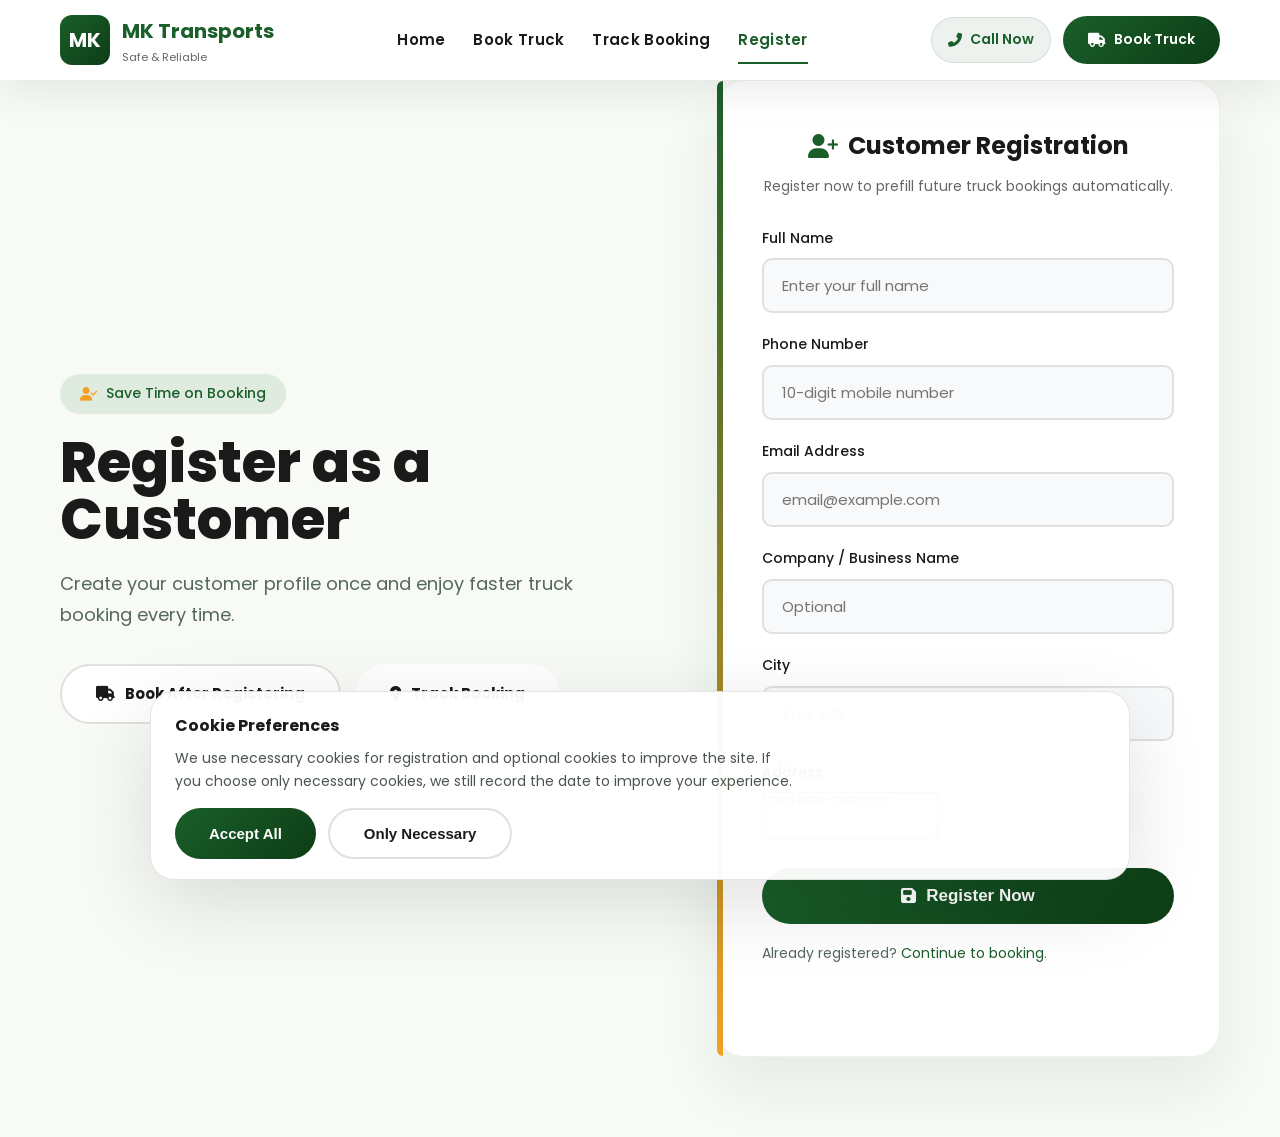
<file: customer-register.html>
<!DOCTYPE html>
<html lang="en">
<head>
    <meta charset="UTF-8">
    <meta name="viewport" content="width=device-width, initial-scale=1.0">
    <title>Customer Registration - MK Transports</title>
    <meta name="description" content="Register with MK Transports to save your details for fast truck booking.">
    <link rel="stylesheet" href="css/styles.css">
    <link rel="stylesheet" href="https://cdnjs.cloudflare.com/ajax/libs/font-awesome/6.4.0/css/all.min.css">
    <link href="https://fonts.googleapis.com/css2?family=Poppins:wght@300;400;500;600;700&display=swap" rel="stylesheet">
</head>
<body>
    <header class="header" id="header">
        <div class="container">
            <a href="index.html" class="logo">
                <span class="logo-icon">MK</span>
                <div class="logo-text">
                    <span class="company-name">MK Transports</span>
                    <span class="tagline">Safe & Reliable</span>
                </div>
            </a>
            <nav class="nav" id="nav">
                <ul class="nav-list">
                    <li><a href="index.html">Home</a></li>
                    <li><a href="book-truck.html">Book Truck</a></li>
                    <li><a href="track-booking.html">Track Booking</a></li>
                    <li><a href="customer-register.html" class="active">Register</a></li>
                </ul>
            </nav>
            <div class="header-actions">
                <a href="tel:9643943256" class="call-btn">
                    <i class="fas fa-phone-alt"></i>
                    <span>Call Now</span>
                </a>
                <a href="book-truck.html" class="book-btn">
                    <i class="fas fa-truck"></i>
                    <span>Book Truck</span>
                </a>
            </div>
            <button class="mobile-toggle" id="mobileToggle">
                <span></span>
                <span></span>
                <span></span>
            </button>
        </div>
    </header>

    <section class="hero register-hero">
        <div class="container">
            <div class="hero-content register-content">
                <div class="hero-text">
                    <span class="hero-badge"><i class="fas fa-user-check"></i> Save Time on Booking</span>
                    <h1>Register as a Customer</h1>
                    <p>Create your customer profile once and enjoy faster truck booking every time.</p>
                    <div class="hero-buttons">
                        <a href="book-truck.html" class="btn btn-secondary">
                            <i class="fas fa-truck"></i> Book After Registering
                        </a>
                        <a href="track-booking.html" class="btn btn-tertiary">
                            <i class="fas fa-map-marker-alt"></i> Track Booking
                        </a>
                    </div>
                </div>
                <div class="hero-form register-form-card">
                    <div class="form-header">
                        <h3><i class="fas fa-user-plus"></i> Customer Registration</h3>
                        <p>Register now to prefill future truck bookings automatically.</p>
                    </div>
                    <form id="customerRegisterForm">
                        <div class="form-group">
                            <label>Full Name</label>
                            <input type="text" id="regName" placeholder="Enter your full name" required>
                        </div>
                        <div class="form-group">
                            <label>Phone Number</label>
                            <input type="tel" id="regPhone" placeholder="10-digit mobile number" required>
                        </div>
                        <div class="form-group">
                            <label>Email Address</label>
                            <input type="email" id="regEmail" placeholder="email@example.com">
                        </div>
                        <div class="form-group">
                            <label>Company / Business Name</label>
                            <input type="text" id="regCompany" placeholder="Optional">
                        </div>
                        <div class="form-group">
                            <label>City</label>
                            <input type="text" id="regCity" placeholder="Your city" required>
                        </div>
                        <div class="form-group">
                            <label>Address</label>
                            <textarea id="regAddress" rows="3" placeholder="Complete address"></textarea>
                        </div>
                        <div class="form-actions">
                            <button type="submit" class="btn btn-primary btn-full">
                                <i class="fas fa-save"></i> Register Now
                            </button>
                        </div>
                        <p class="small-note">Already registered? <a href="book-truck.html">Continue to booking</a>.</p>
                    </form>
                    <div id="registerMessage" class="register-message"></div>
                </div>
            </div>
        </div>
    </section>

    <div id="cookieConsentBanner" class="cookie-banner">
        <div class="cookie-banner-inner">
            <div class="cookie-banner-text">
                <strong>Cookie Preferences</strong>
                <p>We use necessary cookies for registration and optional cookies to improve the site. If you choose only necessary cookies, we still record the date to improve your experience.</p>
            </div>
            <div class="cookie-banner-actions">
                <button id="acceptAllCookies" class="btn btn-primary">Accept All</button>
                <button id="acceptNecessaryCookies" class="btn btn-secondary">Only Necessary</button>
            </div>
        </div>
    </div>
    <script src="js/script.js" defer></script>
    <script src="js/customer-register.js" defer></script>
</body>
</html>
</file>
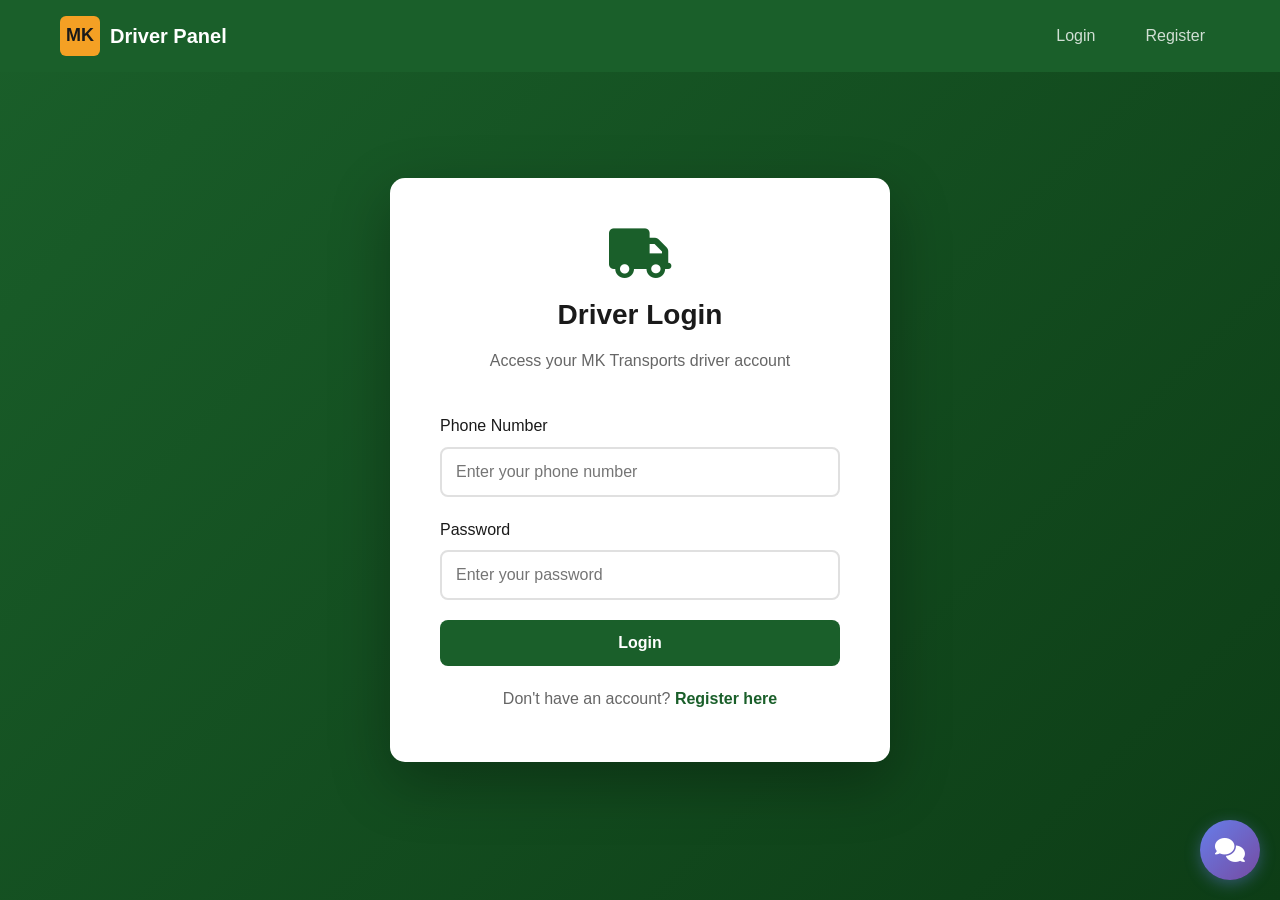
<file: driver-dashboard.html>
<!DOCTYPE html>
<html lang="en">
<head>
    <meta charset="UTF-8">
    <meta name="viewport" content="width=device-width, initial-scale=1.0">
    <title>Driver Dashboard - MK Transports</title>
    <link rel="stylesheet" href="css/driver-styles.css">
    <link rel="stylesheet" href="css/ai-chat.css">
    <link rel="stylesheet" href="https://cdnjs.cloudflare.com/ajax/libs/font-awesome/6.4.0/css/all.min.css">
</head>
<body>
    <!-- Driver Header -->
    <header class="driver-header">
        <div class="container">
            <div class="driver-logo">
                <span class="logo-icon">MK</span>
                <span class="logo-text">Driver Panel</span>
            </div>
            <div class="driver-info">
                <span id="driverName">Welcome, Driver</span>
                <a href="#" id="logoutLink" onclick="logoutDriver()">Logout</a>
            </div>
        </div>
    </header>

    <!-- Dashboard Content -->
    <section class="dashboard-section">
        <div class="container">
            <!-- Stats Cards -->
            <div class="stats-grid">
                <div class="stat-card">
                    <i class="fas fa-bell"></i>
                    <div class="stat-info">
                        <span class="stat-number" id="availableLoads">0</span>
                        <span class="stat-label">Available Loads</span>
                    </div>
                </div>
                <div class="stat-card">
                    <i class="fas fa-check-circle"></i>
                    <div class="stat-info">
                        <span class="stat-number" id="acceptedLoads">0</span>
                        <span class="stat-label">Accepted</span>
                    </div>
                </div>
                <div class="stat-card">
                    <i class="fas fa-truck-loading"></i>
                    <div class="stat-info">
                        <span class="stat-number" id="completedTrips">0</span>
                        <span class="stat-label">Completed</span>
                    </div>
                </div>
                <div class="stat-card">
                    <i class="fas fa-rupee-sign"></i>
                    <div class="stat-info">
                        <span class="stat-number" id="totalEarnings">₹0</span>
                        <span class="stat-label">Total Earnings</span>
                    </div>
                </div>
            </div>

            <!-- Available Loads Section -->
            <div class="loads-section">
                <div class="section-header">
                    <h2><i class="fas fa-bell"></i> Available Load Requests</h2>
                    <p>Click "Accept" or "Decline" on loads near your location</p>
                </div>
                <div id="loadsContainer" class="loads-container">
                    <!-- Loads will be dynamically added here -->
                    <div class="no-loads">
                        <i class="fas fa-truck"></i>
                        <p>No loads available at the moment. Check back soon!</p>
                    </div>
                </div>
            </div>

            <!-- My Active Loads -->
            <div class="loads-section">
                <div class="section-header">
                    <h2><i class="fas fa-truck-moving"></i> My Accepted Loads</h2>
                </div>
                <div id="myLoadsContainer" class="loads-container">
                    <div class="no-loads">
                        <i class="fas fa-clipboard-list"></i>
                        <p>No accepted loads yet. Accept a load from above to start.</p>
                    </div>
                </div>
            </div>

            <!-- Driver Profile -->
            <div class="profile-section">
                <div class="section-header">
                    <h2><i class="fas fa-user"></i> My Profile</h2>
                </div>
                <div class="profile-card">
                    <div class="profile-info">
                        <div class="profile-item">
                            <i class="fas fa-user"></i>
                            <div>
                                <label>Name</label>
                                <span id="profileName">-</span>
                            </div>
                        </div>
                        <div class="profile-item">
                            <i class="fas fa-phone"></i>
                            <div>
                                <label>Phone</label>
                                <span id="profilePhone">-</span>
                            </div>
                        </div>
                        <div class="profile-item">
                            <i class="fas fa-truck"></i>
                            <div>
                                <label>Vehicle</label>
                                <span id="profileVehicle">-</span>
                            </div>
                        </div>
                        <div class="profile-item">
                            <i class="fas fa-id-card"></i>
                            <div>
                                <label>Vehicle Number</label>
                                <span id="profileVehicleNumber">-</span>
                            </div>
                        </div>
                        <div class="profile-item">
                            <i class="fas fa-map-marker-alt"></i>
                            <div>
                                <label>Base Location</label>
                                <span id="profileLocation">-</span>
                            </div>
                        </div>
                    </div>
                </div>
            </div>
        </div>
    </section>

    <!-- Load Details Modal -->
    <div id="loadModal" class="modal">
        <div class="modal-content">
            <span class="close-modal">&times;</span>
            <h3>Load Details</h3>
            <div id="loadDetailsContent"></div>
            <button id="acceptLoadBtn" class="btn btn-primary">Accept This Load</button>
        </div>
    </div>

    <script src="js/ai-chat.js"></script>
    <script src="js/driver-dashboard.js"></script>
</body>
</html>
</file>
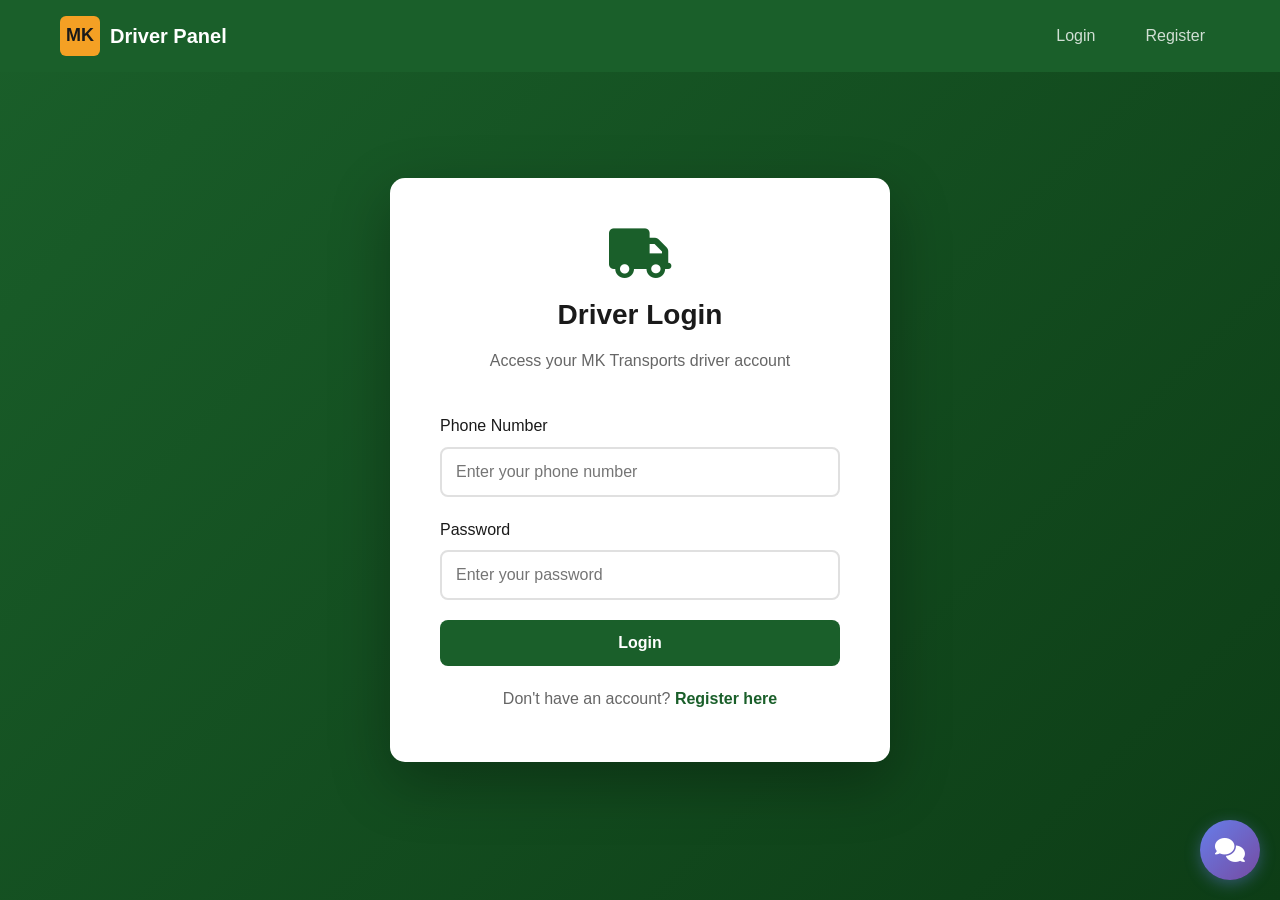
<file: driver-login.html>
<!DOCTYPE html>
<html lang="en">
<head>
    <meta charset="UTF-8">
    <meta name="viewport" content="width=device-width, initial-scale=1.0">
    <title>Driver Panel - MK Transports</title>
    <link rel="stylesheet" href="css/driver-styles.css">
    <link rel="stylesheet" href="css/ai-chat.css">
    <link rel="stylesheet" href="https://cdnjs.cloudflare.com/ajax/libs/font-awesome/6.4.0/css/all.min.css">
</head>
<body>
    <!-- Driver Header -->
    <header class="driver-header">
        <div class="container">
            <div class="driver-logo">
                <span class="logo-icon">MK</span>
                <span class="logo-text">Driver Panel</span>
            </div>
            <nav class="driver-nav">
                <a href="driver-login.html" id="loginLink">Login</a>
                <a href="driver-register.html" id="registerLink">Register</a>
                <a href="driver-dashboard.html" id="dashboardLink" style="display:none;">Dashboard</a>
                <a href="#" id="logoutLink" style="display:none;">Logout</a>
            </nav>
        </div>
    </header>

    <!-- Login Section -->
    <section class="auth-section">
        <div class="auth-container">
            <div class="auth-header">
                <i class="fas fa-truck"></i>
                <h2>Driver Login</h2>
                <p>Access your MK Transports driver account</p>
            </div>
            <form id="driverLoginForm" class="auth-form">
                <div class="form-group">
                    <label for="loginPhone">Phone Number</label>
                    <input type="tel" id="loginPhone" placeholder="Enter your phone number" required>
                </div>
                <div class="form-group">
                    <label for="loginPassword">Password</label>
                    <input type="password" id="loginPassword" placeholder="Enter your password" required>
                </div>
                <button type="submit" class="btn btn-primary">Login</button>
                <p class="auth-switch">Don't have an account? <a href="driver-register.html">Register here</a></p>
            </form>
        </div>
    </section>

    <script src="js/ai-chat.js"></script>
    <script src="js/driver-auth.js"></script>
</body>
</html>
</file>
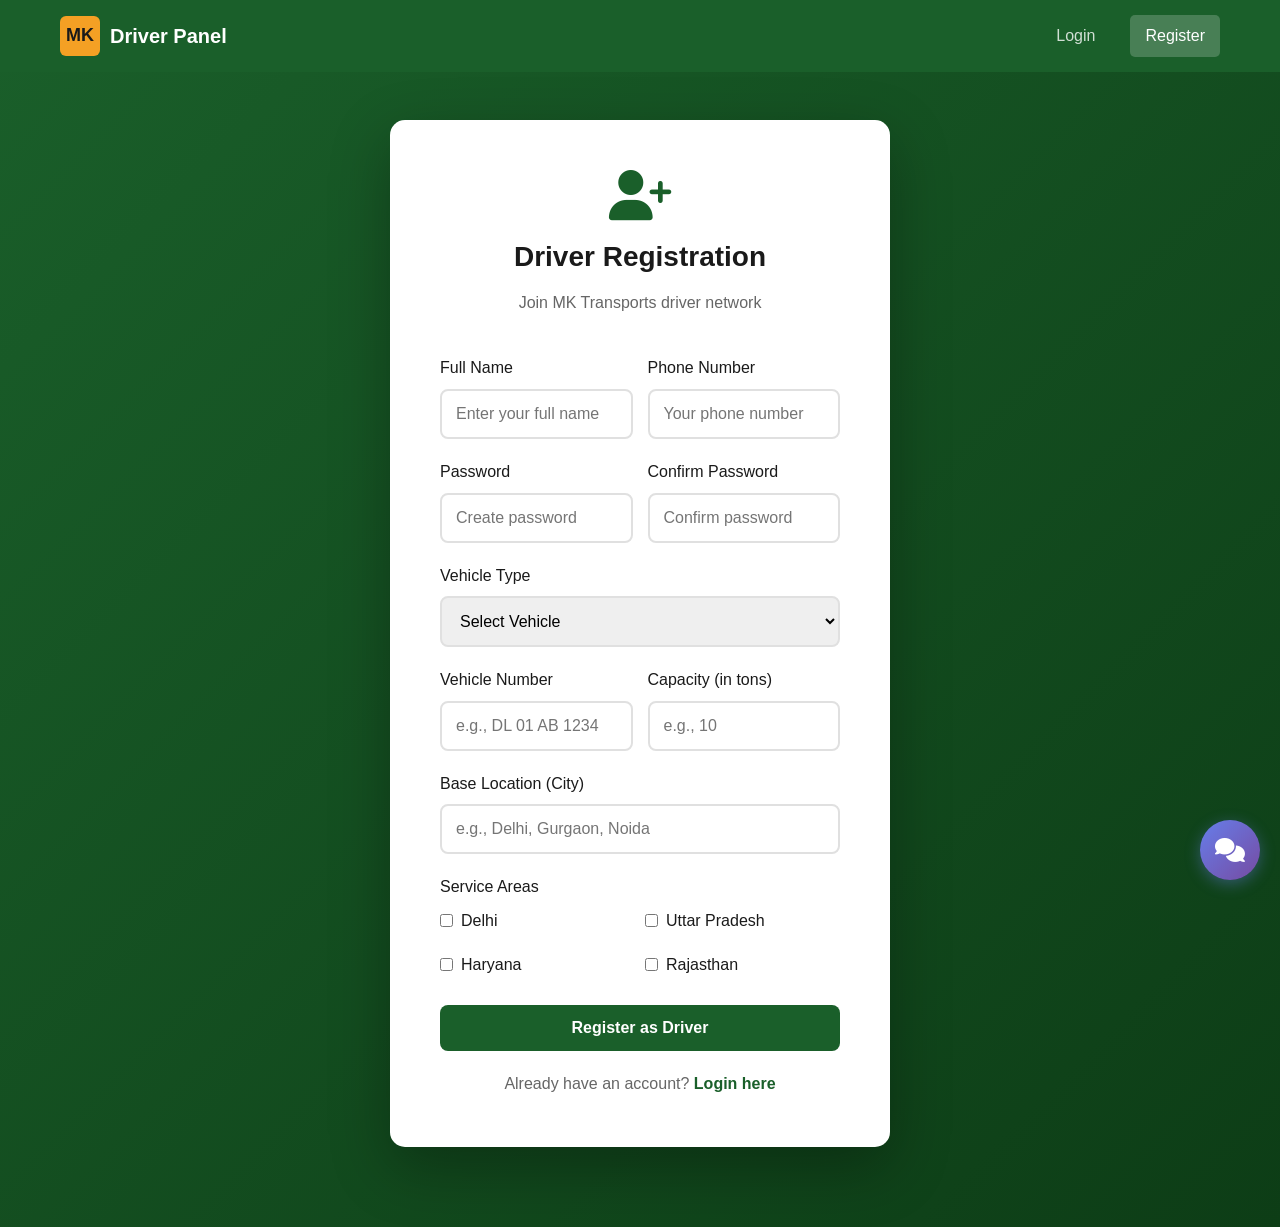
<file: driver-register.html>
<!DOCTYPE html>
<html lang="en">
<head>
    <meta charset="UTF-8">
    <meta name="viewport" content="width=device-width, initial-scale=1.0">
    <title>Driver Registration - MK Transports</title>
    <link rel="stylesheet" href="css/driver-styles.css">
    <link rel="stylesheet" href="css/ai-chat.css">
    <link rel="stylesheet" href="https://cdnjs.cloudflare.com/ajax/libs/font-awesome/6.4.0/css/all.min.css">
</head>
<body>
    <!-- Driver Header -->
    <header class="driver-header">
        <div class="container">
            <div class="driver-logo">
                <span class="logo-icon">MK</span>
                <span class="logo-text">Driver Panel</span>
            </div>
            <nav class="driver-nav">
                <a href="driver-login.html">Login</a>
                <a href="driver-register.html" class="active">Register</a>
                <a href="driver-dashboard.html" id="dashboardLink" style="display:none;">Dashboard</a>
                <a href="#" id="logoutLink" style="display:none;">Logout</a>
            </nav>
        </div>
    </header>

    <!-- Registration Section -->
    <section class="auth-section">
        <div class="auth-container">
            <div class="auth-header">
                <i class="fas fa-user-plus"></i>
                <h2>Driver Registration</h2>
                <p>Join MK Transports driver network</p>
            </div>
            <form id="driverRegisterForm" class="auth-form">
                <div class="form-row">
                    <div class="form-group">
                        <label for="regName">Full Name</label>
                        <input type="text" id="regName" placeholder="Enter your full name" required>
                    </div>
                    <div class="form-group">
                        <label for="regPhone">Phone Number</label>
                        <input type="tel" id="regPhone" placeholder="Your phone number" required>
                    </div>
                </div>
                <div class="form-row">
                    <div class="form-group">
                        <label for="regPassword">Password</label>
                        <input type="password" id="regPassword" placeholder="Create password" required>
                    </div>
                    <div class="form-group">
                        <label for="regConfirmPassword">Confirm Password</label>
                        <input type="password" id="regConfirmPassword" placeholder="Confirm password" required>
                    </div>
                </div>
                <div class="form-group">
                    <label for="regVehicleType">Vehicle Type</label>
                    <select id="regVehicleType" required>
                        <option value="">Select Vehicle</option>
                        <option value="truck">Truck</option>
                        <option value="tempo">Tempo</option>
                        <option value="pickup">Pickup</option>
                        <option value="mini_truck">Mini Truck</option>
                        <option value="container">Container</option>
                    </select>
                </div>
                <div class="form-row">
                    <div class="form-group">
                        <label for="regVehicleNumber">Vehicle Number</label>
                        <input type="text" id="regVehicleNumber" placeholder="e.g., DL 01 AB 1234" required>
                    </div>
                    <div class="form-group">
                        <label for="regCapacity">Capacity (in tons)</label>
                        <input type="number" id="regCapacity" placeholder="e.g., 10" required>
                    </div>
                </div>
                <div class="form-group">
                    <label for="regLocation">Base Location (City)</label>
                    <input type="text" id="regLocation" placeholder="e.g., Delhi, Gurgaon, Noida" required>
                </div>
                <div class="form-group">
                    <label>Service Areas</label>
                    <div class="checkbox-group">
                        <label><input type="checkbox" name="area" value="delhi"> Delhi</label>
                        <label><input type="checkbox" name="area" value="up"> Uttar Pradesh</label>
                        <label><input type="checkbox" name="area" value="haryana"> Haryana</label>
                        <label><input type="checkbox" name="area" value="rajasthan"> Rajasthan</label>
                    </div>
                </div>
                <button type="submit" class="btn btn-primary">Register as Driver</button>
                <p class="auth-switch">Already have an account? <a href="driver-login.html">Login here</a></p>
            </form>
        </div>
    </section>

    <script src="js/ai-chat.js"></script>
    <script src="js/driver-auth.js"></script>
</body>
</html>
</file>
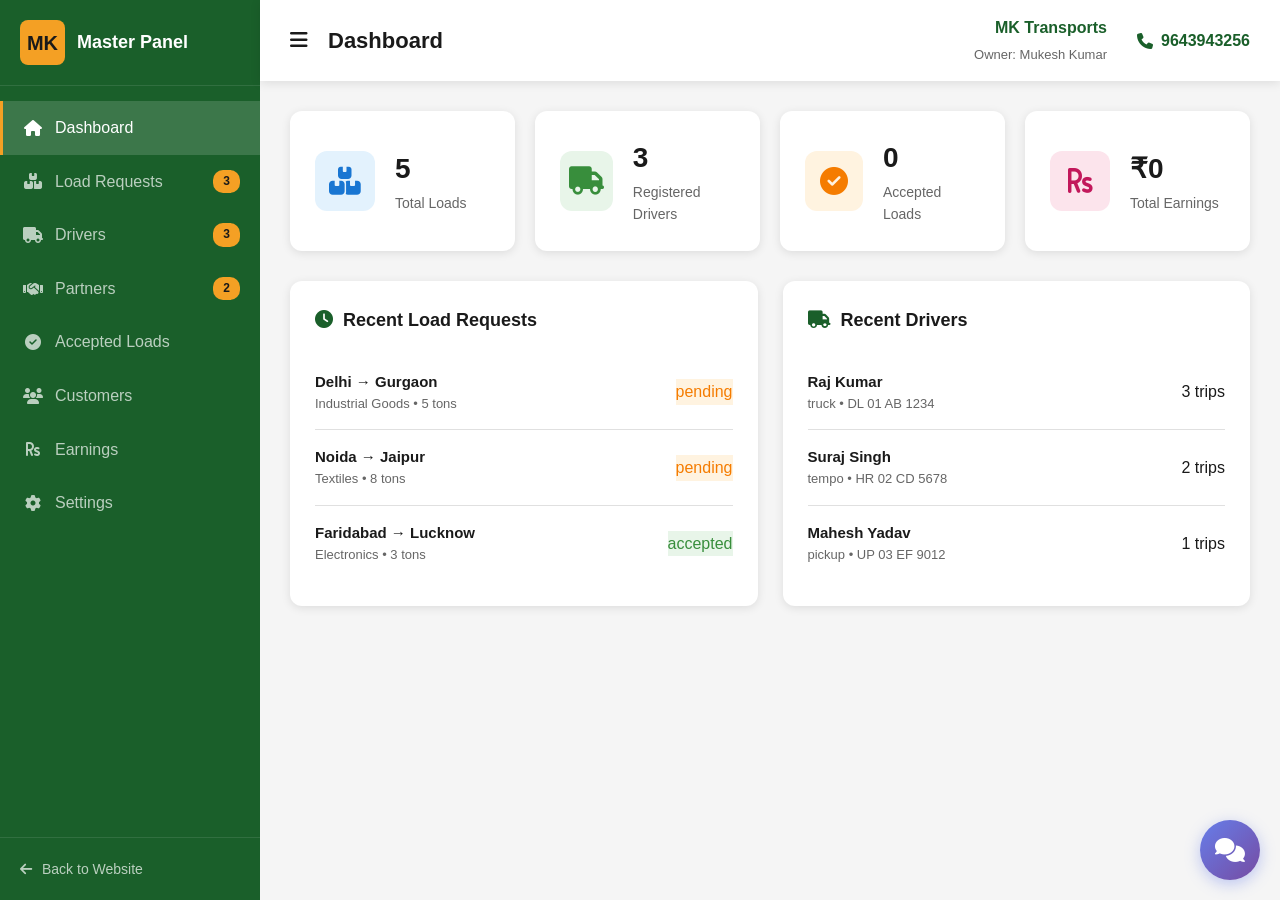
<file: master-panel.html>
<!DOCTYPE html>
<html lang="en">
<head>
    <meta charset="UTF-8">
    <meta name="viewport" content="width=device-width, initial-scale=1.0">
    <title>Master Panel - MK Transports</title>
    <link rel="stylesheet" href="css/admin-styles.css">
    <link rel="stylesheet" href="css/ai-chat.css">
    <link rel="stylesheet" href="https://cdnjs.cloudflare.com/ajax/libs/font-awesome/6.4.0/css/all.min.css">
</head>
<body>
    <!-- Admin Sidebar -->
    <aside class="sidebar">
        <div class="sidebar-header">
            <div class="logo">
                <span class="logo-icon">MK</span>
                <span class="logo-text">Master Panel</span>
            </div>
        </div>
        <nav class="sidebar-nav">
            <a href="#" class="nav-item active" data-page="dashboard">
                <i class="fas fa-home"></i>
                <span>Dashboard</span>
            </a>
            <a href="#" class="nav-item" data-page="loads">
                <i class="fas fa-boxes"></i>
                <span>Load Requests</span>
                <span class="badge" id="loadsBadge">0</span>
            </a>
            <a href="#" class="nav-item" data-page="drivers">
                <i class="fas fa-truck"></i>
                <span>Drivers</span>
                <span class="badge" id="driversBadge">0</span>
            </a>
            <a href="#" class="nav-item" data-page="partners">
                <i class="fas fa-handshake"></i>
                <span>Partners</span>
                <span class="badge" id="partnersBadge">0</span>
            </a>
            <a href="#" class="nav-item" data-page="accepted">
                <i class="fas fa-check-circle"></i>
                <span>Accepted Loads</span>
            </a>
            <a href="#" class="nav-item" data-page="customers">
                <i class="fas fa-users"></i>
                <span>Customers</span>
            </a>
            <a href="#" class="nav-item" data-page="earnings">
                <i class="fas fa-rupee-sign"></i>
                <span>Earnings</span>
            </a>
            <a href="#" class="nav-item" data-page="settings">
                <i class="fas fa-cog"></i>
                <span>Settings</span>
            </a>
        </nav>
        <div class="sidebar-footer">
            <a href="index.html">
                <i class="fas fa-arrow-left"></i>
                <span>Back to Website</span>
            </a>
        </div>
    </aside>

    <!-- Main Content -->
    <main class="main-content">
        <!-- Top Header -->
        <header class="top-header">
            <div class="header-left">
                <button class="menu-toggle">
                    <i class="fas fa-bars"></i>
                </button>
                <h2 id="pageTitle">Dashboard</h2>
            </div>
            <div class="header-right">
                <div class="company-info">
                    <span class="company-name">MK Transports</span>
                    <span class="owner-name">Owner: Mukesh Kumar</span>
                </div>
                <div class="header-phone">
                    <i class="fas fa-phone"></i>
                    <span>9643943256</span>
                </div>
            </div>
        </header>

        <!-- Dashboard Page -->
        <div class="page-content active" id="page-dashboard">
            <div class="stats-overview">
                <div class="stat-box">
                    <div class="stat-icon" style="background: #e3f2fd;">
                        <i class="fas fa-boxes" style="color: #1976d2;"></i>
                    </div>
                    <div class="stat-details">
                        <span class="stat-value" id="totalLoads">0</span>
                        <span class="stat-label">Total Loads</span>
                    </div>
                </div>
                <div class="stat-box">
                    <div class="stat-icon" style="background: #e8f5e9;">
                        <i class="fas fa-truck" style="color: #388e3c;"></i>
                    </div>
                    <div class="stat-details">
                        <span class="stat-value" id="totalDrivers">0</span>
                        <span class="stat-label">Registered Drivers</span>
                    </div>
                </div>
                <div class="stat-box">
                    <div class="stat-icon" style="background: #fff3e0;">
                        <i class="fas fa-check-circle" style="color: #f57c00;"></i>
                    </div>
                    <div class="stat-details">
                        <span class="stat-value" id="acceptedCount">0</span>
                        <span class="stat-label">Accepted Loads</span>
                    </div>
                </div>
                <div class="stat-box">
                    <div class="stat-icon" style="background: #fce4ec;">
                        <i class="fas fa-rupee-sign" style="color: #c2185b;"></i>
                    </div>
                    <div class="stat-details">
                        <span class="stat-value" id="totalEarnings">₹0</span>
                        <span class="stat-label">Total Earnings</span>
                    </div>
                </div>
            </div>

            <div class="dashboard-grid">
                <div class="dashboard-card">
                    <h3><i class="fas fa-clock"></i> Recent Load Requests</h3>
                    <div id="recentLoadsList"></div>
                </div>
                <div class="dashboard-card">
                    <h3><i class="fas fa-truck"></i> Recent Drivers</h3>
                    <div id="recentDriversList"></div>
                </div>
            </div>
        </div>

        <!-- Load Requests Page -->
        <div class="page-content" id="page-loads">
            <div class="page-header">
                <h3>Load Requests</h3>
                <button class="btn btn-primary" onclick="openAddLoadModal()">
                    <i class="fas fa-plus"></i> Add New Load
                </button>
            </div>
            <div class="table-container">
                <table class="data-table">
                    <thead>
                        <tr>
                            <th>ID</th>
                            <th>Pickup</th>
                            <th>Delivery</th>
                            <th>Cargo</th>
                            <th>Weight</th>
                            <th>Price</th>
                            <th>Customer</th>
                            <th>Phone</th>
                            <th>Status</th>
                            <th>Action</th>
                        </tr>
                    </thead>
                    <tbody id="loadsTableBody">
                        <!-- Dynamic content -->
                    </tbody>
                </table>
            </div>
        </div>

        <!-- Drivers Page -->
        <div class="page-content" id="page-drivers">
            <div class="page-header">
                <h3>Registered Drivers</h3>
                <div class="search-box">
                    <input type="text" id="driverSearch" placeholder="Search drivers..." onkeyup="searchDrivers()">
                </div>
            </div>
            <div class="drivers-grid" id="driversGrid">
                <!-- Dynamic content -->
            </div>
        </div>

        <!-- Partners Page -->
        <div class="page-content" id="page-partners">
            <div class="page-header">
                <h3>Partner Truck Owners</h3>
                <button class="btn btn-primary" onclick="openAddPartnerModal()">
                    <i class="fas fa-plus"></i> Add Partner
                </button>
            </div>
            <div class="partners-grid" id="partnersGrid">
                <!-- Dynamic content -->
            </div>
        </div>

        <!-- Accepted Loads Page -->
        <div class="page-content" id="page-accepted">
            <div class="page-header">
                <h3>Accepted Loads</h3>
            </div>
            <div class="table-container">
                <table class="data-table">
                    <thead>
                        <tr>
                            <th>Load ID</th>
                            <th>Route</th>
                            <th>Cargo</th>
                            <th>Price</th>
                            <th>Driver</th>
                            <th>Driver Phone</th>
                            <th>Status</th>
                            <th>Action</th>
                        </tr>
                    </thead>
                    <tbody id="acceptedTableBody">
                        <!-- Dynamic content -->
                    </tbody>
                </table>
            </div>
        </div>

        <!-- Customers Page -->
        <div class="page-content" id="page-customers">
            <div class="page-header">
                <h3>Customer Inquiries</h3>
            </div>
            <div class="customers-list" id="customersList">
                <!-- Dynamic content -->
            </div>
        </div>

        <!-- Earnings Page -->
        <div class="page-content" id="page-earnings">
            <div class="earnings-summary">
                <div class="earning-card">
                    <h4>Total Earnings</h4>
                    <span class="amount" id="totalEarningsAmount">₹0</span>
                </div>
                <div class="earning-card">
                    <h4>This Month</h4>
                    <span class="amount" id="monthlyEarnings">₹0</span>
                </div>
                <div class="earning-card">
                    <h4>Commission Earned</h4>
                    <span class="amount" id="commissionEarned">₹0</span>
                </div>
            </div>
            <div class="table-container">
                <h3>Earnings Details</h3>
                <table class="data-table">
                    <thead>
                        <tr>
                            <th>Date</th>
                            <th>Load</th>
                            <th>Driver</th>
                            <th>Trip Amount</th>
                            <th>Commission (10%)</th>
                        </tr>
                    </thead>
                    <tbody id="earningsTableBody">
                        <!-- Dynamic content -->
                    </tbody>
                </table>
            </div>
        </div>

        <!-- Settings Page -->
        <div class="page-content" id="page-settings">
            <div class="settings-section">
                <h3>Company Information</h3>
                <form id="companySettingsForm">
                    <div class="form-row">
                        <div class="form-group">
                            <label>Company Name</label>
                            <input type="text" id="settingCompanyName" value="MK Transports">
                        </div>
                        <div class="form-group">
                            <label>Owner Name</label>
                            <input type="text" id="settingOwnerName" value="Mukesh Kumar">
                        </div>
                    </div>
                    <div class="form-row">
                        <div class="form-group">
                            <label>Phone Number</label>
                            <input type="tel" id="settingPhone" value="9643943256">
                        </div>
                        <div class="form-group">
                            <label>WhatsApp Number</label>
                            <input type="tel" id="settingWhatsapp" value="9643943256">
                        </div>
                    </div>
                    <div class="form-group">
                        <label>Address</label>
                        <textarea id="settingAddress" rows="2">Delhi, India</textarea>
                    </div>
                    <button type="submit" class="btn btn-primary">Save Settings</button>
                </form>
            </div>
            <div class="settings-section">
                <h3>Commission Settings</h3>
                <form id="commissionSettingsForm">
                    <div class="form-row">
                        <div class="form-group">
                            <label>Driver Commission (%)</label>
                            <input type="number" id="settingDriverCommission" value="10">
                        </div>
                        <div class="form-group">
                            <label>Partner Commission (%)</label>
                            <input type="number" id="settingPartnerCommission" value="15">
                        </div>
                    </div>
                    <button type="submit" class="btn btn-primary">Save Commission</button>
                </form>
            </div>
            <div class="settings-section">
                <h3>Data Management</h3>
                <div class="data-actions">
                    <button class="btn btn-secondary" onclick="exportData()">
                        <i class="fas fa-download"></i> Export Data
                    </button>
                    <button class="btn btn-danger" onclick="clearAllData()">
                        <i class="fas fa-trash"></i> Clear All Data
                    </button>
                </div>
            </div>
        </div>
    </main>

    <!-- Add Load Modal -->
    <div id="addLoadModal" class="modal">
        <div class="modal-content">
            <span class="close-modal" onclick="closeModal('addLoadModal')">&times;</span>
            <h3>Add New Load</h3>
            <form id="addLoadForm">
                <div class="form-row">
                    <div class="form-group">
                        <label>Pickup City</label>
                        <input type="text" id="loadPickup" required>
                    </div>
                    <div class="form-group">
                        <label>Delivery City</label>
                        <input type="text" id="loadDelivery" required>
                    </div>
                </div>
                <div class="form-row">
                    <div class="form-group">
                        <label>Cargo Type</label>
                        <input type="text" id="loadCargo" required>
                    </div>
                    <div class="form-group">
                        <label>Weight (tons)</label>
                        <input type="text" id="loadWeight" required>
                    </div>
                </div>
                <div class="form-row">
                    <div class="form-group">
                        <label>Price (₹)</label>
                        <input type="text" id="loadPrice" required>
                    </div>
                    <div class="form-group">
                        <label>Distance</label>
                        <input type="text" id="loadDistance" required>
                    </div>
                </div>
                <div class="form-row">
                    <div class="form-group">
                        <label>Customer Name</label>
                        <input type="text" id="loadCustomer" required>
                    </div>
                    <div class="form-group">
                        <label>Customer Phone</label>
                        <input type="tel" id="loadCustomerPhone" required>
                    </div>
                </div>
                <div class="form-group">
                    <label>Pickup Address</label>
                    <input type="text" id="loadPickupAddress" required>
                </div>
                <div class="form-group">
                    <label>Delivery Address</label>
                    <input type="text" id="loadDeliveryAddress" required>
                </div>
                <button type="submit" class="btn btn-primary">Add Load</button>
            </form>
        </div>
    </div>

    <!-- Add Partner Modal -->
    <div id="addPartnerModal" class="modal">
        <div class="modal-content">
            <span class="close-modal" onclick="closeModal('addPartnerModal')">&times;</span>
            <h3>Add New Partner</h3>
            <form id="addPartnerForm">
                <div class="form-row">
                    <div class="form-group">
                        <label>Partner Name</label>
                        <input type="text" id="partnerName" required>
                    </div>
                    <div class="form-group">
                        <label>Phone Number</label>
                        <input type="tel" id="partnerPhone" required>
                    </div>
                </div>
                <div class="form-row">
                    <div class="form-group">
                        <label>Vehicle Type</label>
                        <select id="partnerVehicleType" required>
                            <option value="">Select</option>
                            <option value="truck">Truck</option>
                            <option value="tempo">Tempo</option>
                            <option value="pickup">Pickup</option>
                        </select>
                    </div>
                    <div class="form-group">
                        <label>Vehicle Number</label>
                        <input type="text" id="partnerVehicleNumber" required>
                    </div>
                </div>
                <div class="form-group">
                    <label>Base Location</label>
                    <input type="text" id="partnerLocation" required>
                </div>
                <button type="submit" class="btn btn-primary">Add Partner</button>
            </form>
        </div>
    </div>

    <script src="js/ai-chat.js"></script>
    <script src="js/admin-panel.js"></script>
</body>
</html>
</file>
<file: css/styles.css>
/* MK Transports - Modern Styles */
@import url('https://fonts.googleapis.com/css2?family=Poppins:wght@300;400;500;600;700&display=swap');

:root {
    --primary: #1a5f2a;
    --primary-dark: #0d3d16;
    --primary-light: #2d7a3f;
    --secondary: #f4a024;
    --secondary-dark: #e6920f;
    --dark: #1a1a1a;
    --light: #f8f9fa;
    --white: #ffffff;
    --gray: #666666;
    --gray-light: #999999;
    --border: #e0e0e0;
    --shadow: 0 4px 20px rgba(0,0,0,0.08);
    --shadow-hover: 0 8px 30px rgba(0,0,0,0.15);
    --gradient: linear-gradient(135deg, var(--primary) 0%, var(--primary-dark) 100%);
    --gradient-secondary: linear-gradient(135deg, var(--secondary) 0%, var(--secondary-dark) 100%);
}

* {
    margin: 0;
    padding: 0;
    box-sizing: border-box;
}

html {
    scroll-behavior: smooth;
}

body {
    font-family: 'Poppins', 'Segoe UI', sans-serif;
    line-height: 1.7;
    color: var(--dark);
    background: linear-gradient(180deg, #f6fbf7 0%, #ffffff 100%);
    overflow-x: hidden;
}

.container {
    max-width: 1200px;
    margin: 0 auto;
    padding: 0 20px;
}

a {
    text-decoration: none;
    transition: all 0.3s ease;
}

ul {
    list-style: none;
}

/* Header */
.header {
    background: rgba(255, 255, 255, 0.95);
    backdrop-filter: blur(12px);
    box-shadow: 0 12px 40px rgba(0,0,0,0.08);
    position: fixed;
    width: 100%;
    top: 0;
    z-index: 1000;
    transition: all 0.3s ease;
}

.header.scrolled {
    box-shadow: 0 18px 50px rgba(0,0,0,0.12);
}

.header .container {
    display: flex;
    align-items: center;
    justify-content: space-between;
    height: 80px;
}

.header .logo {
    display: flex;
    align-items: center;
    gap: 12px;
}

.logo-icon {
    width: 50px;
    height: 50px;
    background: var(--gradient);
    color: var(--white);
    display: flex;
    align-items: center;
    justify-content: center;
    font-size: 20px;
    font-weight: 700;
    border-radius: 12px;
    transition: transform 0.3s ease;
}

.logo-icon:hover {
    transform: scale(1.05);
}

.logo-text {
    display: flex;
    flex-direction: column;
}

.company-name {
    font-size: 20px;
    font-weight: 700;
    color: var(--primary);
}

.tagline {
    font-size: 11px;
    color: var(--gray);
}

/* Navigation */
.nav {
    flex: 1;
    display: flex;
    align-items: center;
    justify-content: center;
    gap: 30px;
}

.nav-list {
    display: flex;
    align-items: center;
    gap: 28px;
}

.nav-list li {
    list-style: none;
}

.nav-list a {
    color: var(--dark);
    font-weight: 600;
    font-size: 15px;
    letter-spacing: 0.02em;
    position: relative;
    padding: 12px 0;
    transition: color 0.3s ease, transform 0.3s ease;
}

.nav-list a:hover {
    transform: translateY(-1px);
}

.nav-list a::after {
    content: '';
    position: absolute;
    bottom: -2px;
    left: 0;
    width: 0;
    height: 2px;
    background: var(--primary);
    transition: width 0.3s ease;
}

.nav-list a:hover::after,
.nav-list a.active::after {
    width: 100%;
}

.nav-list a:hover,
.nav-list a.active {
    color: var(--primary);
}

/* Header Actions */
.header-actions {
    display: flex;
    align-items: center;
    gap: 12px;
    flex-wrap: wrap;
}

.call-btn {
    display: inline-flex;
    align-items: center;
    gap: 8px;
    padding: 10px 16px;
    background: rgba(26, 95, 42, 0.08);
    border-radius: 999px;
    color: var(--primary);
    font-weight: 600;
    font-size: 14px;
    border: 1px solid rgba(26, 95, 42, 0.12);
}

.call-btn:hover {
    background: var(--border);
}

.call-btn i {
    color: var(--primary);
}

.book-btn {
    display: flex;
    align-items: center;
    justify-content: center;
    gap: 8px;
    padding: 12px 25px;
    min-width: 150px;
    background: var(--gradient);
    border-radius: 25px;
    color: var(--white);
    font-weight: 600;
    font-size: 14px;
}

.book-btn:hover {
    background: var(--primary-dark);
    transform: translateY(-2px);
    box-shadow: 0 5px 20px rgba(26, 95, 42, 0.3);
}

.register-btn {
    background: #ff8f00;
}

.register-btn:hover {
    background: #e27b00;
}

.track-btn {
    display: flex;
    align-items: center;
    gap: 8px;
    padding: 12px 25px;
    background: #ffffff;
    border: 2px solid var(--primary);
    border-radius: 25px;
    color: var(--primary);
    font-weight: 600;
    font-size: 14px;
    transition: background 0.3s, color 0.3s, transform 0.3s;
}

.track-btn:hover {
    background: var(--primary);
    color: #ffffff;
    transform: translateY(-2px);
}

.btn-tertiary {
    display: inline-flex;
    align-items: center;
    gap: 8px;
    padding: 12px 25px;
    background: rgba(255, 255, 255, 0.9);
    border: 2px solid #dcdcdc;
    border-radius: 50px;
    color: var(--dark);
    font-weight: 600;
    font-size: 14px;
    transition: background 0.3s, border-color 0.3s, transform 0.3s;
}

.btn-tertiary:hover {
    background: var(--light);
    border-color: var(--primary);
    transform: translateY(-2px);
}

.mobile-toggle {
    display: none;
    flex-direction: column;
    gap: 5px;
    background: none;
    border: none;
    cursor: pointer;
    padding: 5px;
}

.mobile-toggle span {
    width: 25px;
    height: 3px;
    background: var(--dark);
    border-radius: 2px;
    transition: transform 0.3s ease, opacity 0.3s ease;
}

.mobile-toggle.open span:nth-child(1) {
    transform: translateY(8px) rotate(45deg);
}

.mobile-toggle.open span:nth-child(2) {
    opacity: 0;
}

.mobile-toggle.open span:nth-child(3) {
    transform: translateY(-8px) rotate(-45deg);
}

/* Hero Section */
.hero {
    min-height: 100vh;
    padding: 120px 0 80px;
    background: linear-gradient(180deg, #f7fcf8 0%, #ffffff 100%);
    position: relative;
    overflow: hidden;
}

.hero-bg {
    position: absolute;
    top: 0;
    left: 0;
    width: 100%;
    height: 100%;
    overflow: hidden;
    z-index: 0;
}

.hero-shape {
    position: absolute;
    border-radius: 50%;
    opacity: 0.12;
}

.shape-1 {
    width: 600px;
    height: 600px;
    background: var(--primary);
    top: -200px;
    right: -100px;
    animation: float 8s ease-in-out infinite;
}

.shape-2 {
    width: 400px;
    height: 400px;
    background: var(--secondary);
    bottom: -100px;
    left: -100px;
    animation: float 10s ease-in-out infinite reverse;
}

.shape-3 {
    width: 200px;
    height: 200px;
    background: var(--primary);
    top: 50%;
    left: 30%;
    animation: float 6s ease-in-out infinite;
}

@keyframes float {
    0%, 100% { transform: translateY(0) rotate(0deg); }
    50% { transform: translateY(-30px) rotate(5deg); }
}

.hero-content {
    display: grid;
    grid-template-columns: 1fr 1fr;
    gap: 60px;
    align-items: center;
    position: relative;
    z-index: 1;
}

.hero-badge {
    display: inline-flex;
    align-items: center;
    gap: 8px;
    padding: 8px 20px;
    background: rgba(26, 95, 42, 0.1);
    color: var(--primary);
    border-radius: 25px;
    font-size: 14px;
    font-weight: 500;
    margin-bottom: 20px;
}

.hero-badge i {
    color: var(--secondary);
}

.hero-text h1 {
    font-size: 56px;
    font-weight: 800;
    color: var(--dark);
    line-height: 1.03;
    margin-bottom: 20px;
}

.hero-text h1 span {
    display: inline-block;
    color: var(--primary);
    font-size: 56px;
}

.hero-text p {
    font-size: 18px;
    color: #55685c;
    margin-bottom: 34px;
    max-width: 520px;
}

.hero-buttons {
    display: flex;
    flex-wrap: wrap;
    gap: 15px;
    margin-bottom: 40px;
}

.btn {
    padding: 15px 34px;
    border-radius: 999px;
    font-weight: 700;
    font-size: 15px;
    transition: all 0.3s ease;
    border: none;
    cursor: pointer;
    display: inline-flex;
    align-items: center;
    gap: 10px;
}

.btn-primary {
    background: var(--gradient);
    color: var(--white);
}

.btn-primary:hover {
    background: var(--primary-dark);
    transform: translateY(-3px);
    box-shadow: 0 10px 30px rgba(26, 95, 42, 0.3);
}

.btn-secondary {
    background: var(--white);
    color: var(--dark);
    border: 2px solid var(--border);
}

.btn-secondary:hover {
    background: var(--light);
    border-color: var(--primary);
    color: var(--primary);
}

.cookie-banner {
    display: none;
    position: fixed;
    bottom: 20px;
    left: 20px;
    right: 20px;
    max-width: 980px;
    margin: 0 auto;
    background: rgba(255, 255, 255, 0.96);
    border: 1px solid rgba(34, 49, 36, 0.12);
    border-radius: 24px;
    box-shadow: 0 24px 80px rgba(0, 0, 0, 0.12);
    padding: 20px 24px;
    z-index: 2000;
    align-items: center;
    justify-content: space-between;
    gap: 18px;
}

.cookie-banner.visible {
    display: flex;
}

.cookie-banner-inner {
    display: flex;
    flex-wrap: wrap;
    align-items: center;
    justify-content: space-between;
    gap: 16px;
    width: 100%;
}

.cookie-banner-text {
    max-width: 620px;
}

.cookie-banner-text strong {
    display: block;
    font-size: 16px;
    margin-bottom: 8px;
}

.cookie-banner-text p {
    margin: 0;
    font-size: 14px;
    color: #4a554c;
    line-height: 1.6;
}

.cookie-banner-actions {
    display: flex;
    flex-wrap: wrap;
    gap: 12px;
}

@media (max-width: 768px) {
    .cookie-banner {
        bottom: 10px;
        left: 12px;
        right: 12px;
        padding: 18px;
        flex-direction: column;
        align-items: flex-start;
    }

    .cookie-banner-actions {
        width: 100%;
        justify-content: flex-start;
    }
}

.btn-outline {
    background: transparent;
    color: var(--dark);
    border: 2px solid var(--dark);
}

.btn-outline:hover {
    background: var(--dark);
    color: var(--white);
}

.register-btn {
    background: #ff8f00;
    color: #ffffff;
}

.register-btn:hover {
    background: #e27b00;
}

.register-hero {
    padding: 80px 0;
    background: #f7faf5;
}

.register-content {
    display: grid;
    grid-template-columns: 1.1fr 0.9fr;
    gap: 40px;
    align-items: center;
}

.register-form-card {
    background: #ffffff;
    box-shadow: 0 20px 60px rgba(0, 0, 0, 0.08);
    border-radius: 28px;
    padding: 35px;
}

.register-form-card .form-header {
    margin-bottom: 28px;
}

.register-message {
    margin-top: 18px;
    padding: 14px 18px;
    border-radius: 16px;
    font-weight: 600;
}

.register-message.success {
    background: rgba(38, 166, 91, 0.12);
    color: #1b5e20;
}

.register-message.error {
    background: rgba(239, 83, 80, 0.12);
    color: #b71c1c;
}

.small-note {
    margin-top: 18px;
    font-size: 14px;
    color: #55685c;
}

.small-note a {
    color: var(--primary);
    text-decoration: none;
}

.small-note a:hover {
    text-decoration: underline;
}

.hero-features {
    display: flex;
    flex-wrap: wrap;
    gap: 20px;
}

.feature {
    display: inline-flex;
    align-items: center;
    gap: 12px;
    font-size: 14px;
    color: #55685c;
    background: rgba(26, 95, 42, 0.06);
    border-radius: 999px;
    padding: 12px 18px;
}

.feature i {
    width: 42px;
    height: 42px;
    background: rgba(26, 95, 42, 0.12);
    border-radius: 14px;
    display: flex;
    align-items: center;
    justify-content: center;
    color: var(--primary);
}

/* Hero Form */
.hero-form {
    background: var(--white);
    padding: 45px;
    border-radius: 28px;
    box-shadow: 0 30px 60px rgba(29, 70, 37, 0.08);
    border: 1px solid rgba(31, 103, 45, 0.08);
    position: relative;
}

.hero-form::before {
    content: '';
    position: absolute;
    top: 0;
    left: 0;
    width: 6px;
    height: 100%;
    background: linear-gradient(180deg, var(--primary), var(--secondary));
    border-top-left-radius: 28px;
    border-bottom-left-radius: 28px;
}

.form-header {
    text-align: center;
    margin-bottom: 30px;
}

.form-header h3 {
    font-size: 24px;
    color: var(--dark);
    margin-bottom: 8px;
    display: flex;
    align-items: center;
    justify-content: center;
    gap: 10px;
}

.form-header h3 i {
    color: var(--primary);
}

.form-header p {
    color: var(--gray);
    font-size: 14px;
}

.form-row {
    display: grid;
    grid-template-columns: 1fr 1fr;
    gap: 15px;
}

.form-group {
    margin-bottom: 20px;
}

.form-group label {
    display: block;
    margin-bottom: 8px;
    font-weight: 500;
    font-size: 14px;
    color: var(--dark);
}

.form-group input,
.form-group select {
    width: 100%;
    padding: 14px 18px;
    border: 2px solid var(--border);
    border-radius: 10px;
    font-size: 15px;
    font-family: inherit;
    transition: all 0.3s ease;
    background: var(--light);
}

.form-group input:focus,
.form-group select:focus {
    outline: none;
    border-color: var(--primary);
    background: var(--white);
    box-shadow: 0 0 0 4px rgba(26, 95, 42, 0.1);
}

.btn-full {
    width: 100%;
    justify-content: center;
    padding: 18px;
    font-size: 17px;
}

/* Stats Section */
.stats-section {
    background: transparent;
    padding: 70px 0;
}

.stats-grid {
    display: grid;
    grid-template-columns: repeat(4, minmax(220px, 1fr));
    gap: 24px;
    text-align: center;
}

.stat-item {
    background: var(--white);
    border-radius: 24px;
    padding: 28px 22px;
    box-shadow: 0 25px 60px rgba(29, 70, 37, 0.08);
}

.stat-number {
    color: var(--primary);
}

.stat-suffix {
    color: var(--primary-dark);
}

.stat-label {
    color: #5b6b5f;
}

.stat-number {
    font-size: 48px;
    font-weight: 700;
    color: var(--secondary);
}

.stat-suffix {
    font-size: 32px;
    font-weight: 600;
}

.stat-label {
    font-size: 15px;
    opacity: 0.9;
}

/* Section Headers */
.section-header {
    text-align: center;
    margin-bottom: 50px;
}

.section-tag {
    display: inline-block;
    padding: 8px 20px;
    background: rgba(26, 95, 42, 0.1);
    color: var(--primary);
    border-radius: 25px;
    font-size: 14px;
    font-weight: 500;
    margin-bottom: 15px;
}

.section-header h2 {
    font-size: 36px;
    color: var(--dark);
    margin-bottom: 10px;
}

.section-header p {
    color: var(--gray);
    font-size: 16px;
}

/* Services */
.services {
    padding: 100px 0;
    background: var(--light);
}

.services-grid {
    display: grid;
    grid-template-columns: repeat(4, 1fr);
    gap: 25px;
}

.service-card {
    background: var(--white);
    padding: 40px 32px;
    border-radius: 26px;
    box-shadow: 0 28px 70px rgba(29, 70, 37, 0.08);
    transition: transform 0.3s ease, box-shadow 0.3s ease;
    text-align: left;
}

.service-card:hover {
    transform: translateY(-10px);
    box-shadow: 0 35px 80px rgba(29, 70, 37, 0.12);
}

.service-icon {
    width: 72px;
    height: 72px;
    background: rgba(26, 95, 42, 0.12);
    border-radius: 22px;
    display: flex;
    align-items: center;
    justify-content: center;
    margin-bottom: 22px;
}

.service-icon i {
    font-size: 28px;
    color: var(--white);
}

.service-card h3 {
    font-size: 18px;
    color: var(--dark);
    margin-bottom: 12px;
}

.service-card p {
    color: var(--gray);
    font-size: 14px;
    line-height: 1.7;
    margin-bottom: 20px;
}

.service-link {
    display: inline-flex;
    align-items: center;
    gap: 8px;
    color: var(--primary);
    font-weight: 600;
    font-size: 14px;
}

.service-link:hover {
    gap: 15px;
}

/* How It Works */
.how-it-works {
    padding: 100px 0;
    background: var(--white);
}

.steps-grid {
    display: flex;
    align-items: flex-start;
    justify-content: center;
    gap: 20px;
    margin-bottom: 50px;
}

.step-card {
    flex: 1;
    max-width: 320px;
    text-align: center;
    position: relative;
    background: var(--white);
    padding: 38px 32px;
    border-radius: 28px;
    box-shadow: 0 26px 60px rgba(29, 70, 37, 0.08);
}

.step-number {
    position: absolute;
    top: -13px;
    left: 50%;
    transform: translateX(-50%);
    width: 40px;
    height: 40px;
    background: var(--secondary);
    color: var(--dark);
    border-radius: 50%;
    display: flex;
    align-items: center;
    justify-content: center;
    font-weight: 700;
    font-size: 16px;
}

.step-icon {
    width: 100px;
    height: 100px;
    background: var(--light);
    border-radius: 50%;
    display: flex;
    align-items: center;
    justify-content: center;
    margin: 0 auto 25px;
    border: 3px solid var(--primary);
}

.step-icon i {
    font-size: 36px;
    color: var(--primary);
}

.step-card h3 {
    font-size: 18px;
    color: var(--dark);
    margin-bottom: 10px;
}

.step-card p {
    color: var(--gray);
    font-size: 14px;
}

.step-connector {
    width: 80px;
    height: 3px;
    background: var(--border);
    margin-top: 50px;
    position: relative;
}

.step-connector::after {
    content: '';
    position: absolute;
    right: 0;
    top: -4px;
    width: 0;
    height: 0;
    border-left: 10px solid var(--border);
    border-top: 5px solid transparent;
    border-bottom: 5px solid transparent;
}

.cta-box {
    text-align: center;
    background: linear-gradient(135deg, var(--primary), var(--secondary));
    padding: 56px 40px;
    border-radius: 28px;
    color: var(--white);
    box-shadow: 0 30px 80px rgba(29, 70, 37, 0.12);
}

.cta-box h3 {
    font-size: 30px;
    margin-bottom: 16px;
}

.cta-box p {
    opacity: 0.9;
    margin-bottom: 25px;
}

.cta-box .btn {
    background: var(--white);
    color: var(--primary);
}

.cta-box .btn:hover {
    background: var(--secondary);
    color: var(--dark);
}

/* Coverage Section */
.coverage-section {
    padding: 100px 0;
    background: var(--light);
}

.coverage-content {
    display: grid;
    grid-template-columns: 1fr 1fr;
    gap: 60px;
    align-items: center;
}

.coverage-text h2 {
    font-size: 36px;
    color: var(--dark);
    margin-bottom: 15px;
}

.coverage-text > p {
    color: var(--gray);
    margin-bottom: 30px;
}

.coverage-cities {
    display: flex;
    flex-wrap: wrap;
    gap: 12px;
}

.city-tag {
    display: flex;
    align-items: center;
    gap: 8px;
    padding: 12px 20px;
    background: var(--white);
    border-radius: 30px;
    font-size: 14px;
    font-weight: 500;
    color: var(--dark);
    box-shadow: var(--shadow);
}

.city-tag i {
    color: var(--primary);
}

.coverage-map {
    display: flex;
    align-items: center;
    justify-content: center;
}

.map-visual {
    width: 300px;
    height: 300px;
    position: relative;
    background: var(--white);
    border-radius: 50%;
    box-shadow: var(--shadow-hover);
}

.map-dot {
    position: absolute;
    width: 20px;
    height: 20px;
    background: var(--primary);
    border-radius: 50%;
    animation: pulse 2s infinite;
}

.dot-1 { top: 30%; left: 30%; }
.dot-2 { top: 20%; right: 30%; }
.dot-3 { bottom: 30%; left: 40%; }
.dot-4 { top: 50%; right: 20%; }

.map-line {
    position: absolute;
    height: 3px;
    background: var(--secondary);
    transform-origin: left center;
}

.line-1 { width: 80px; top: 35%; left: 35%; transform: rotate(30deg); }
.line-2 { width: 60px; top: 45%; left: 45%; transform: rotate(-20deg); }
.line-3 { width: 70px; bottom: 35%; right: 35%; transform: rotate(45deg); }

@keyframes pulse {
    0%, 100% { transform: scale(1); opacity: 1; }
    50% { transform: scale(1.3); opacity: 0.7; }
}

/* Why Choose Us */
.why-us {
    padding: 100px 0;
    background: var(--white);
}

.advantages-grid {
    display: grid;
    grid-template-columns: repeat(4, 1fr);
    gap: 25px;
}

.advantage-card {
    text-align: center;
    padding: 35px 25px;
    background: var(--light);
    border-radius: 16px;
    transition: all 0.3s ease;
}

.advantage-card:hover {
    background: var(--white);
    box-shadow: var(--shadow);
    transform: translateY(-5px);
}

.advantage-icon {
    width: 70px;
    height: 70px;
    background: var(--gradient);
    border-radius: 50%;
    display: flex;
    align-items: center;
    justify-content: center;
    margin: 0 auto 20px;
}

.advantage-icon i {
    font-size: 28px;
    color: var(--white);
}

.advantage-card h3 {
    font-size: 16px;
    color: var(--dark);
    margin-bottom: 10px;
}

.advantage-card p {
    color: var(--gray);
    font-size: 13px;
}

/* Contact Section */
.contact {
    padding: 100px 0;
    background: var(--light);
}

.contact-grid {
    display: grid;
    grid-template-columns: 1fr 1fr;
    gap: 50px;
    align-items: start;
}

.contact-info > .section-tag {
    background: var(--white);
}

.contact-info > h2 {
    font-size: 32px;
    color: var(--dark);
    margin-bottom: 10px;
}

.contact-info > p {
    color: var(--gray);
    margin-bottom: 30px;
}

.contact-items {
    display: grid;
    gap: 20px;
    margin-bottom: 30px;
}

.contact-item {
    display: flex;
    align-items: center;
    gap: 20px;
    background: var(--white);
    padding: 20px;
    border-radius: 12px;
    box-shadow: var(--shadow);
}

.contact-icon {
    width: 50px;
    height: 50px;
    background: var(--gradient);
    border-radius: 12px;
    display: flex;
    align-items: center;
    justify-content: center;
}

.contact-icon i {
    font-size: 20px;
    color: var(--white);
}

.contact-item h4 {
    font-size: 13px;
    color: var(--gray);
    margin-bottom: 3px;
}

.contact-item p {
    font-size: 15px;
    color: var(--dark);
    font-weight: 500;
}

.contact-item a {
    color: var(--primary);
}

.quick-actions {
    display: flex;
    gap: 15px;
}

.action-btn {
    flex: 1;
    display: flex;
    flex-direction: column;
    align-items: center;
    gap: 8px;
    padding: 20px;
    background: var(--white);
    border-radius: 12px;
    box-shadow: var(--shadow);
    color: var(--dark);
    font-weight: 500;
    font-size: 14px;
}

.action-btn i {
    font-size: 24px;
    color: var(--primary);
}

.action-btn.whatsapp i {
    color: #25D366;
}

.action-btn:hover {
    transform: translateY(-3px);
    box-shadow: var(--shadow-hover);
}

/* Contact Form */
.contact-form {
    background: var(--white);
    padding: 40px;
    border-radius: 20px;
    box-shadow: var(--shadow);
}

.contact-form h3 {
    font-size: 22px;
    color: var(--dark);
    margin-bottom: 25px;
}

.contact-form .form-row {
    display: grid;
    grid-template-columns: 1fr 1fr;
    gap: 15px;
    margin-bottom: 20px;
}

.contact-form input,
.contact-form select,
.contact-form textarea {
    width: 100%;
    padding: 14px 18px;
    border: 2px solid var(--border);
    border-radius: 10px;
    font-size: 15px;
    font-family: inherit;
    transition: all 0.3s ease;
    background: var(--light);
}

.contact-form input:focus,
.contact-form select:focus,
.contact-form textarea:focus {
    outline: none;
    border-color: var(--primary);
    background: var(--white);
}

.contact-form select,
.contact-form textarea {
    margin-bottom: 20px;
}

.contact-form .btn {
    width: 100%;
    justify-content: center;
}

/* Footer */
.footer {
    background: var(--dark);
    color: var(--white);
    padding: 60px 0 20px;
}

.footer-content {
    display: grid;
    grid-template-columns: 2fr 1fr 1fr 1fr;
    gap: 40px;
    margin-bottom: 40px;
}

.footer-brand .logo {
    display: flex;
    align-items: center;
    gap: 12px;
    margin-bottom: 20px;
}

.footer-brand .logo-icon {
    width: 45px;
    height: 45px;
    font-size: 18px;
}

.footer-brand p {
    color: rgba(255,255,255,0.7);
    font-size: 14px;
    line-height: 1.8;
    margin-bottom: 20px;
}

.social-links {
    display: flex;
    gap: 12px;
}

.social-links a {
    width: 40px;
    height: 40px;
    background: rgba(255,255,255,0.1);
    border-radius: 10px;
    display: flex;
    align-items: center;
    justify-content: center;
    color: var(--white);
}

.social-links a:hover {
    background: var(--primary);
}

.footer-links h4,
.footer-contact h4 {
    font-size: 16px;
    margin-bottom: 20px;
    color: var(--secondary);
}

.footer-links ul li {
    margin-bottom: 12px;
}

.footer-links a {
    color: rgba(255,255,255,0.7);
    font-size: 14px;
}

.footer-links a:hover {
    color: var(--white);
    padding-left: 5px;
}

.footer-contact p {
    color: rgba(255,255,255,0.7);
    margin-bottom: 12px;
    font-size: 14px;
    display: flex;
    align-items: center;
    gap: 10px;
}

.footer-contact i {
    color: var(--secondary);
    width: 20px;
}

.footer-contact a {
    color: rgba(255,255,255,0.7);
}

.footer-bottom {
    border-top: 1px solid rgba(255,255,255,0.1);
    padding-top: 20px;
    text-align: center;
}

.footer-bottom p {
    color: rgba(255,255,255,0.5);
    font-size: 14px;
}

/* Responsive */
@media (max-width: 992px) {
    .nav {
        position: absolute;
        top: 100%;
        left: 0;
        width: 100%;
        background: rgba(255, 255, 255, 0.98);
        border-bottom: 1px solid rgba(0,0,0,0.05);
        transform: translateY(-20px);
        opacity: 0;
        pointer-events: none;
        transition: all 0.3s ease;
        z-index: 900;
    }

    .nav.active {
        transform: translateY(0);
        opacity: 1;
        pointer-events: auto;
    }

    .nav-list {
        display: flex;
        flex-direction: column;
        gap: 16px;
        padding: 18px 20px;
        margin: 0;
        background: transparent;
    }

    .nav-list li {
        margin: 0;
    }

    .nav-list a {
        display: block;
        padding: 12px 0;
        color: var(--dark);
        font-weight: 600;
    }

    .header-actions {
        display: none;
    }

    .mobile-toggle {
        display: flex;
    }
    
    .header .container {
        flex-wrap: wrap;
        justify-content: space-between;
        gap: 12px;
        min-height: 70px;
    }

    .nav {
        width: 100%;
        margin-top: 10px;
    }

    .hero-content {
        grid-template-columns: 1fr;
    }
    
    .hero-text {
        text-align: center;
    }
    
    .hero-text p {
        max-width: 100%;
    }
    
    .hero-buttons {
        justify-content: center;
    }
    
    .hero-features {
        justify-content: center;
    }
    
    .stats-grid {
        grid-template-columns: repeat(2, 1fr);
    }
    
    .services-grid {
        grid-template-columns: repeat(2, 1fr);
    }
    
    .steps-grid {
        flex-direction: column;
        align-items: center;
    }
    
    .step-connector {
        display: none;
    }
    
    .advantages-grid {
        grid-template-columns: repeat(2, 1fr);
    }
    
    .coverage-content {
        grid-template-columns: 1fr;
    }
    
    .contact-grid {
        grid-template-columns: 1fr;
    }
    
    .footer-content {
        grid-template-columns: repeat(2, 1fr);
    }
}

@media (max-width: 768px) {
    .hero-text h1 {
        font-size: 36px;
    }
    
    .hero-text h1 span {
        font-size: 28px;
    }
    
    .hero-form {
        padding: 30px 20px;
    }
    
    .form-row {
        grid-template-columns: 1fr;
    }
    
    .stats-grid {
        grid-template-columns: 1fr 1fr;
        gap: 20px;
    }
    
    .services-grid {
        grid-template-columns: 1fr;
    }
    
    .advantages-grid {
        grid-template-columns: 1fr;
    }
    
    .quick-actions {
        flex-direction: column;
    }
    
    .footer-content {
        grid-template-columns: 1fr;
    }
    
    .hero-features {
        flex-direction: column;
        align-items: center;
    }
}
</file>
<file: css/driver-styles.css>
/* Driver Panel Styles */
:root {
    --primary: #1a5f2a;
    --primary-dark: #0d3d16;
    --secondary: #f4a024;
    --dark: #1a1a1a;
    --light: #f5f5f5;
    --white: #ffffff;
    --gray: #666666;
    --border: #e0e0e0;
    --shadow: 0 4px 15px rgba(0,0,0,0.1);
    --success: #28a745;
    --danger: #dc3545;
}

* {
    margin: 0;
    padding: 0;
    box-sizing: border-box;
}

body {
    font-family: 'Segoe UI', Tahoma, Geneva, Verdana, sans-serif;
    line-height: 1.6;
    color: var(--dark);
    background: var(--light);
}

.container {
    max-width: 1200px;
    margin: 0 auto;
    padding: 0 20px;
}

/* Driver Header */
.driver-header {
    background: var(--primary);
    padding: 15px 0;
    position: fixed;
    width: 100%;
    top: 0;
    z-index: 1000;
}

.driver-header .container {
    display: flex;
    align-items: center;
    justify-content: space-between;
}

.driver-logo {
    display: flex;
    align-items: center;
    gap: 10px;
}

.driver-logo .logo-icon {
    width: 40px;
    height: 40px;
    background: var(--secondary);
    color: var(--dark);
    display: flex;
    align-items: center;
    justify-content: center;
    font-size: 18px;
    font-weight: bold;
    border-radius: 6px;
}

.driver-logo .logo-text {
    color: var(--white);
    font-size: 20px;
    font-weight: 600;
}

.driver-nav {
    display: flex;
    gap: 20px;
}

.driver-nav a {
    color: rgba(255,255,255,0.8);
    text-decoration: none;
    font-weight: 500;
    padding: 8px 15px;
    border-radius: 5px;
    transition: all 0.3s;
}

.driver-nav a:hover,
.driver-nav a.active {
    background: rgba(255,255,255,0.2);
    color: var(--white);
}

.driver-info {
    display: flex;
    align-items: center;
    gap: 15px;
    color: var(--white);
}

.driver-info a {
    color: var(--secondary);
    text-decoration: none;
    font-weight: 500;
}

/* Auth Section */
.auth-section {
    padding: 120px 20px 80px;
    min-height: 100vh;
    display: flex;
    align-items: center;
    justify-content: center;
    background: linear-gradient(135deg, var(--primary) 0%, var(--primary-dark) 100%);
}

.auth-container {
    background: var(--white);
    padding: 50px;
    border-radius: 15px;
    box-shadow: 0 20px 60px rgba(0,0,0,0.3);
    max-width: 500px;
    width: 100%;
}

.auth-header {
    text-align: center;
    margin-bottom: 40px;
}

.auth-header i {
    font-size: 50px;
    color: var(--primary);
    margin-bottom: 15px;
}

.auth-header h2 {
    font-size: 28px;
    color: var(--dark);
    margin-bottom: 10px;
}

.auth-header p {
    color: var(--gray);
}

.auth-form .form-group {
    margin-bottom: 20px;
}

.auth-form label {
    display: block;
    margin-bottom: 8px;
    font-weight: 500;
    color: var(--dark);
}

.auth-form input,
.auth-form select {
    width: 100%;
    padding: 14px;
    border: 2px solid var(--border);
    border-radius: 8px;
    font-size: 16px;
    font-family: inherit;
    transition: border-color 0.3s;
}

.auth-form input:focus,
.auth-form select:focus {
    outline: none;
    border-color: var(--primary);
}

.form-row {
    display: grid;
    grid-template-columns: 1fr 1fr;
    gap: 15px;
}

.checkbox-group {
    display: grid;
    grid-template-columns: 1fr 1fr;
    gap: 10px;
}

.checkbox-group label {
    display: flex;
    align-items: center;
    gap: 8px;
    font-weight: 400;
    cursor: pointer;
}

.checkbox-group input[type="checkbox"] {
    width: auto;
}

.btn {
    padding: 14px 30px;
    border-radius: 8px;
    text-decoration: none;
    font-weight: 600;
    font-size: 16px;
    transition: all 0.3s;
    border: none;
    cursor: pointer;
    width: 100%;
    display: inline-block;
    text-align: center;
}

.btn-primary {
    background: var(--primary);
    color: var(--white);
}

.btn-primary:hover {
    background: var(--primary-dark);
}

.btn-success {
    background: var(--success);
    color: var(--white);
}

.btn-success:hover {
    background: #218838;
}

.auth-switch {
    text-align: center;
    margin-top: 20px;
    color: var(--gray);
}

.auth-switch a {
    color: var(--primary);
    font-weight: 600;
    text-decoration: none;
}

/* Dashboard Section */
.dashboard-section {
    padding: 100px 20px 50px;
}

/* Stats Grid */
.stats-grid {
    display: grid;
    grid-template-columns: repeat(auto-fit, minmax(200px, 1fr));
    gap: 20px;
    margin-bottom: 40px;
}

.stat-card {
    background: var(--white);
    padding: 25px;
    border-radius: 12px;
    box-shadow: var(--shadow);
    display: flex;
    align-items: center;
    gap: 20px;
}

.stat-card > i {
    font-size: 40px;
    color: var(--primary);
}

.stat-info {
    display: flex;
    flex-direction: column;
}

.stat-number {
    font-size: 28px;
    font-weight: 700;
    color: var(--dark);
}

.stat-label {
    font-size: 14px;
    color: var(--gray);
}

/* Loads Section */
.loads-section {
    background: var(--white);
    padding: 30px;
    border-radius: 12px;
    box-shadow: var(--shadow);
    margin-bottom: 30px;
}

.section-header {
    margin-bottom: 25px;
}

.section-header h2 {
    font-size: 22px;
    color: var(--dark);
    display: flex;
    align-items: center;
    gap: 10px;
}

.section-header h2 i {
    color: var(--primary);
}

.section-header p {
    color: var(--gray);
    margin-top: 5px;
    margin-left: 35px;
}

.loads-container {
    display: flex;
    flex-direction: column;
    gap: 15px;
}

/* Load Card */
.load-card {
    background: var(--light);
    border: 2px solid var(--border);
    border-radius: 10px;
    padding: 20px;
    display: grid;
    grid-template-columns: 1fr auto;
    gap: 20px;
    align-items: center;
    transition: all 0.3s;
}

.load-card:hover {
    border-color: var(--primary);
    box-shadow: var(--shadow);
}

.load-info h4 {
    font-size: 18px;
    color: var(--dark);
    margin-bottom: 10px;
}

.load-route {
    display: flex;
    align-items: center;
    gap: 10px;
    margin-bottom: 10px;
}

.load-route i {
    color: var(--primary);
}

.load-route span {
    font-weight: 600;
    color: var(--dark);
}

.load-route .arrow {
    color: var(--secondary);
}

.load-details {
    display: flex;
    gap: 20px;
    flex-wrap: wrap;
}

.load-detail {
    display: flex;
    align-items: center;
    gap: 5px;
    font-size: 14px;
    color: var(--gray);
}

.load-detail i {
    color: var(--primary);
}

.load-distance {
    background: var(--secondary);
    color: var(--dark);
    padding: 5px 12px;
    border-radius: 20px;
    font-size: 13px;
    font-weight: 600;
}

.load-actions {
    display: flex;
    flex-direction: column;
    gap: 10px;
    align-items: flex-end;
}

.load-actions .btn {
    padding: 10px 25px;
    font-size: 14px;
    min-width: 120px;
}

.no-loads {
    text-align: center;
    padding: 40px;
    color: var(--gray);
}

.no-loads i {
    font-size: 50px;
    margin-bottom: 15px;
    opacity: 0.5;
}

/* Profile Section */
.profile-section {
    background: var(--white);
    padding: 30px;
    border-radius: 12px;
    box-shadow: var(--shadow);
}

.profile-card {
    background: var(--light);
    padding: 25px;
    border-radius: 10px;
}

.profile-info {
    display: grid;
    grid-template-columns: repeat(auto-fit, minmax(200px, 1fr));
    gap: 20px;
}

.profile-item {
    display: flex;
    align-items: center;
    gap: 15px;
}

.profile-item > i {
    width: 45px;
    height: 45px;
    background: var(--primary);
    border-radius: 50%;
    display: flex;
    align-items: center;
    justify-content: center;
    font-size: 18px;
    color: var(--white);
}

.profile-item label {
    font-size: 13px;
    color: var(--gray);
    display: block;
}

.profile-item span {
    font-size: 16px;
    font-weight: 600;
    color: var(--dark);
}

/* Modal */
.modal {
    display: none;
    position: fixed;
    z-index: 2000;
    left: 0;
    top: 0;
    width: 100%;
    height: 100%;
    background: rgba(0,0,0,0.5);
    align-items: center;
    justify-content: center;
}

.modal.show {
    display: flex;
}

.modal-content {
    background: var(--white);
    padding: 40px;
    border-radius: 15px;
    max-width: 500px;
    width: 90%;
    position: relative;
}

.close-modal {
    position: absolute;
    right: 20px;
    top: 15px;
    font-size: 30px;
    cursor: pointer;
    color: var(--gray);
}

.close-modal:hover {
    color: var(--dark);
}

.modal-content h3 {
    font-size: 24px;
    margin-bottom: 20px;
    color: var(--dark);
}

#loadDetailsContent {
    margin-bottom: 25px;
}

#loadDetailsContent p {
    padding: 10px 0;
    border-bottom: 1px solid var(--border);
    display: flex;
    justify-content: space-between;
}

#loadDetailsContent p strong {
    color: var(--dark);
}

/* Responsive */
@media (max-width: 768px) {
    .form-row {
        grid-template-columns: 1fr;
    }
    
    .load-card {
        grid-template-columns: 1fr;
    }
    
    .load-actions {
        flex-direction: row;
        justify-content: space-between;
    }
    
    .stats-grid {
        grid-template-columns: 1fr 1fr;
    }
    
    .profile-info {
        grid-template-columns: 1fr;
    }
}
</file>
<file: css/ai-chat.css>
/* AI Chat Widget Styles */
.ai-chat-widget {
    position: fixed;
    bottom: 20px;
    right: 20px;
    z-index: 9999;
    font-family: 'Poppins', sans-serif;
}

.ai-chat-toggle {
    width: 60px;
    height: 60px;
    border-radius: 50%;
    background: linear-gradient(135deg, #667eea 0%, #764ba2 100%);
    border: none;
    cursor: pointer;
    box-shadow: 0 4px 15px rgba(102, 126, 234, 0.4);
    display: flex;
    align-items: center;
    justify-content: center;
    transition: transform 0.3s ease;
}

.ai-chat-toggle:hover {
    transform: scale(1.1);
}

.ai-chat-toggle i {
    color: white;
    font-size: 24px;
}

.ai-chat-toggle .close-icon {
    display: none;
}

.ai-chat-container {
    position: absolute;
    bottom: 80px;
    right: 0;
    width: 380px;
    height: 500px;
    background: white;
    border-radius: 15px;
    box-shadow: 0 10px 40px rgba(0, 0, 0, 0.15);
    display: none;
    flex-direction: column;
    overflow: hidden;
}

.ai-chat-container.active {
    display: flex;
}

.ai-chat-header {
    background: linear-gradient(135deg, #667eea 0%, #764ba2 100%);
    padding: 15px 20px;
    display: flex;
    align-items: center;
    justify-content: space-between;
}

.ai-chat-header h3 {
    color: white;
    margin: 0;
    font-size: 16px;
    display: flex;
    align-items: center;
    gap: 10px;
}

.ai-chat-header h3 i {
    font-size: 20px;
}

.ai-chat-status {
    font-size: 12px;
    color: rgba(255, 255, 255, 0.8);
}

.ai-chat-messages {
    flex: 1;
    padding: 15px;
    overflow-y: auto;
    display: flex;
    flex-direction: column;
    gap: 12px;
}

.ai-message {
    max-width: 80%;
    padding: 12px 15px;
    border-radius: 15px;
    font-size: 14px;
    line-height: 1.5;
}

.ai-message.bot {
    background: #f0f2f5;
    color: #333;
    align-self: flex-start;
    border-bottom-left-radius: 5px;
}

.ai-message.user {
    background: linear-gradient(135deg, #667eea 0%, #764ba2 100%);
    color: white;
    align-self: flex-end;
    border-bottom-right-radius: 5px;
}

.ai-message-thinking {
    display: flex;
    gap: 5px;
    padding: 12px 15px;
    background: #f0f2f5;
    border-radius: 15px;
    border-bottom-left-radius: 5px;
    width: fit-content;
}

.ai-message-thinking span {
    width: 8px;
    height: 8px;
    background: #667eea;
    border-radius: 50%;
    animation: bounce 1.4s infinite ease-in-out both;
}

.ai-message-thinking span:nth-child(1) { animation-delay: -0.32s; }
.ai-message-thinking span:nth-child(2) { animation-delay: -0.16s; }

@keyframes bounce {
    0%, 80%, 100% { transform: scale(0); }
    40% { transform: scale(1); }
}

.ai-chat-input-area {
    padding: 15px;
    border-top: 1px solid #eee;
    display: flex;
    gap: 10px;
}

.ai-chat-input-area input {
    flex: 1;
    padding: 12px 15px;
    border: 1px solid #ddd;
    border-radius: 25px;
    outline: none;
    font-size: 14px;
    font-family: inherit;
}

.ai-chat-input-area input:focus {
    border-color: #667eea;
}

.ai-chat-input-area button {
    width: 42px;
    height: 42px;
    border-radius: 50%;
    background: linear-gradient(135deg, #667eea 0%, #764ba2 100%);
    border: none;
    color: white;
    cursor: pointer;
    display: flex;
    align-items: center;
    justify-content: center;
    transition: transform 0.2s ease;
}

.ai-chat-input-area button:hover {
    transform: scale(1.1);
}

.ai-chat-input-area button:disabled {
    background: #ccc;
    cursor: not-allowed;
    transform: none;
}

/* Typing indicator */
.typing-indicator {
    display: flex;
    gap: 4px;
    padding: 12px 15px;
    background: #f0f2f5;
    border-radius: 15px;
    border-bottom-left-radius: 5px;
    width: fit-content;
}

.typing-indicator span {
    width: 6px;
    height: 6px;
    background: #667eea;
    border-radius: 50%;
    animation: typing 1.4s infinite ease-in-out both;
}

.typing-indicator span:nth-child(1) { animation-delay: -0.32s; }
.typing-indicator span:nth-child(2) { animation-delay: -0.16s; }
.typing-indicator span:nth-child(3) { animation-delay: 0s; }

@keyframes typing {
    0%, 80%, 100% { transform: scale(0.6); opacity: 0.5; }
    40% { transform: scale(1); opacity: 1; }
}

/* Mobile responsive */
@media (max-width: 480px) {
    .ai-chat-container {
        width: calc(100vw - 40px);
        right: -10px;
    }
}
</file>
<file: css/admin-styles.css>
/* Master Admin Panel Styles */
:root {
    --primary: #1a5f2a;
    --primary-dark: #0d3d16;
    --secondary: #f4a024;
    --dark: #1a1a1a;
    --light: #f5f5f5;
    --white: #ffffff;
    --gray: #666666;
    --border: #e0e0e0;
    --shadow: 0 2px 10px rgba(0,0,0,0.1);
    --success: #28a745;
    --danger: #dc3545;
    --warning: #ffc107;
    --info: #17a2b8;
}

* {
    margin: 0;
    padding: 0;
    box-sizing: border-box;
}

body {
    font-family: 'Segoe UI', Tahoma, Geneva, Verdana, sans-serif;
    line-height: 1.6;
    color: var(--dark);
    background: var(--light);
    display: flex;
}

/* Sidebar */
.sidebar {
    width: 260px;
    background: var(--primary);
    height: 100vh;
    position: fixed;
    left: 0;
    top: 0;
    display: flex;
    flex-direction: column;
    overflow-y: auto;
}

.sidebar-header {
    padding: 20px;
    border-bottom: 1px solid rgba(255,255,255,0.1);
}

.logo {
    display: flex;
    align-items: center;
    gap: 12px;
}

.logo-icon {
    width: 45px;
    height: 45px;
    background: var(--secondary);
    color: var(--dark);
    display: flex;
    align-items: center;
    justify-content: center;
    font-size: 20px;
    font-weight: bold;
    border-radius: 8px;
}

.logo-text {
    color: var(--white);
    font-size: 18px;
    font-weight: 600;
}

.sidebar-nav {
    flex: 1;
    padding: 15px 0;
}

.nav-item {
    display: flex;
    align-items: center;
    gap: 12px;
    padding: 14px 20px;
    color: rgba(255,255,255,0.7);
    text-decoration: none;
    transition: all 0.3s;
    border-left: 3px solid transparent;
}

.nav-item:hover {
    background: rgba(255,255,255,0.1);
    color: var(--white);
}

.nav-item.active {
    background: rgba(255,255,255,0.15);
    color: var(--white);
    border-left-color: var(--secondary);
}

.nav-item i {
    width: 20px;
    text-align: center;
}

.nav-item .badge {
    margin-left: auto;
    background: var(--secondary);
    color: var(--dark);
    padding: 2px 10px;
    border-radius: 10px;
    font-size: 12px;
    font-weight: 600;
}

.sidebar-footer {
    padding: 20px;
    border-top: 1px solid rgba(255,255,255,0.1);
}

.sidebar-footer a {
    display: flex;
    align-items: center;
    gap: 10px;
    color: rgba(255,255,255,0.7);
    text-decoration: none;
    font-size: 14px;
}

.sidebar-footer a:hover {
    color: var(--white);
}

/* Main Content */
.main-content {
    margin-left: 260px;
    flex: 1;
    min-height: 100vh;
}

.top-header {
    background: var(--white);
    padding: 15px 30px;
    display: flex;
    align-items: center;
    justify-content: space-between;
    box-shadow: var(--shadow);
    position: sticky;
    top: 0;
    z-index: 100;
}

.header-left {
    display: flex;
    align-items: center;
    gap: 20px;
}

.menu-toggle {
    background: none;
    border: none;
    font-size: 20px;
    cursor: pointer;
    color: var(--dark);
}

.header-left h2 {
    font-size: 22px;
    color: var(--dark);
}

.header-right {
    display: flex;
    align-items: center;
    gap: 30px;
}

.company-info {
    text-align: right;
}

.company-info .company-name {
    display: block;
    font-size: 16px;
    font-weight: 600;
    color: var(--primary);
}

.company-info .owner-name {
    font-size: 13px;
    color: var(--gray);
}

.header-phone {
    display: flex;
    align-items: center;
    gap: 8px;
    color: var(--primary);
    font-weight: 600;
}

/* Page Content */
.page-content {
    display: none;
    padding: 30px;
}

.page-content.active {
    display: block;
}

/* Stats Overview */
.stats-overview {
    display: grid;
    grid-template-columns: repeat(auto-fit, minmax(220px, 1fr));
    gap: 20px;
    margin-bottom: 30px;
}

.stat-box {
    background: var(--white);
    padding: 25px;
    border-radius: 12px;
    box-shadow: var(--shadow);
    display: flex;
    align-items: center;
    gap: 20px;
}

.stat-icon {
    width: 60px;
    height: 60px;
    border-radius: 12px;
    display: flex;
    align-items: center;
    justify-content: center;
}

.stat-icon i {
    font-size: 28px;
}

.stat-details {
    display: flex;
    flex-direction: column;
}

.stat-value {
    font-size: 28px;
    font-weight: 700;
    color: var(--dark);
}

.stat-label {
    font-size: 14px;
    color: var(--gray);
}

/* Dashboard Grid */
.dashboard-grid {
    display: grid;
    grid-template-columns: 1fr 1fr;
    gap: 25px;
}

.dashboard-card {
    background: var(--white);
    padding: 25px;
    border-radius: 12px;
    box-shadow: var(--shadow);
}

.dashboard-card h3 {
    font-size: 18px;
    margin-bottom: 20px;
    display: flex;
    align-items: center;
    gap: 10px;
    color: var(--dark);
}

.dashboard-card h3 i {
    color: var(--primary);
}

/* Table Styles */
.page-header {
    display: flex;
    justify-content: space-between;
    align-items: center;
    margin-bottom: 25px;
}

.page-header h3 {
    font-size: 20px;
    color: var(--dark);
}

.table-container {
    background: var(--white);
    padding: 25px;
    border-radius: 12px;
    box-shadow: var(--shadow);
    overflow-x: auto;
}

.data-table {
    width: 100%;
    border-collapse: collapse;
}

.data-table th,
.data-table td {
    padding: 14px 15px;
    text-align: left;
    border-bottom: 1px solid var(--border);
}

.data-table th {
    background: var(--light);
    font-weight: 600;
    color: var(--dark);
    font-size: 14px;
}

.data-table tr:hover {
    background: #f9f9f9;
}

.data-table .status {
    padding: 5px 12px;
    border-radius: 20px;
    font-size: 12px;
    font-weight: 600;
}

.status.pending {
    background: #fff3e0;
    color: #f57c00;
}

.status.accepted {
    background: #e8f5e9;
    color: #388e3c;
}

.status.completed {
    background: #e3f2fd;
    color: #1976d2;
}

/* Buttons */
.btn {
    padding: 10px 20px;
    border-radius: 6px;
    font-weight: 600;
    font-size: 14px;
    border: none;
    cursor: pointer;
    transition: all 0.3s;
    display: inline-flex;
    align-items: center;
    gap: 8px;
}

.btn-primary {
    background: var(--primary);
    color: var(--white);
}

.btn-primary:hover {
    background: var(--primary-dark);
}

.btn-secondary {
    background: var(--gray);
    color: var(--white);
}

.btn-danger {
    background: var(--danger);
    color: var(--white);
}

.btn-success {
    background: var(--success);
    color: var(--white);
}

.btn-sm {
    padding: 6px 12px;
    font-size: 12px;
}

/* Drivers Grid */
.drivers-grid,
.partners-grid {
    display: grid;
    grid-template-columns: repeat(auto-fill, minmax(300px, 1fr));
    gap: 20px;
}

.driver-card,
.partner-card {
    background: var(--white);
    padding: 20px;
    border-radius: 12px;
    box-shadow: var(--shadow);
}

.driver-header,
.partner-header {
    display: flex;
    align-items: center;
    gap: 15px;
    margin-bottom: 15px;
}

.driver-avatar,
.partner-avatar {
    width: 50px;
    height: 50px;
    background: var(--primary);
    border-radius: 50%;
    display: flex;
    align-items: center;
    justify-content: center;
    color: var(--white);
    font-size: 20px;
    font-weight: 600;
}

.driver-info h4,
.partner-info h4 {
    font-size: 16px;
    color: var(--dark);
}

.driver-info p,
.partner-info p {
    font-size: 13px;
    color: var(--gray);
}

.driver-details,
.partner-details {
    display: grid;
    grid-template-columns: 1fr 1fr;
    gap: 10px;
}

.detail-item {
    display: flex;
    align-items: center;
    gap: 8px;
    font-size: 13px;
}

.detail-item i {
    color: var(--primary);
    width: 16px;
}

/* Search Box */
.search-box {
    display: flex;
    gap: 10px;
}

.search-box input {
    padding: 10px 15px;
    border: 2px solid var(--border);
    border-radius: 6px;
    font-size: 14px;
    width: 250px;
}

/* Earnings */
.earnings-summary {
    display: grid;
    grid-template-columns: repeat(auto-fit, minmax(200px, 1fr));
    gap: 20px;
    margin-bottom: 30px;
}

.earning-card {
    background: var(--white);
    padding: 25px;
    border-radius: 12px;
    box-shadow: var(--shadow);
    text-align: center;
}

.earning-card h4 {
    font-size: 14px;
    color: var(--gray);
    margin-bottom: 10px;
}

.earning-card .amount {
    font-size: 28px;
    font-weight: 700;
    color: var(--primary);
}

/* Settings */
.settings-section {
    background: var(--white);
    padding: 30px;
    border-radius: 12px;
    box-shadow: var(--shadow);
    margin-bottom: 25px;
}

.settings-section h3 {
    font-size: 18px;
    margin-bottom: 20px;
    color: var(--dark);
}

.form-row {
    display: grid;
    grid-template-columns: 1fr 1fr;
    gap: 20px;
    margin-bottom: 20px;
}

.form-group {
    margin-bottom: 15px;
}

.form-group label {
    display: block;
    margin-bottom: 8px;
    font-weight: 500;
    color: var(--dark);
    font-size: 14px;
}

.form-group input,
.form-group select,
.form-group textarea {
    width: 100%;
    padding: 12px;
    border: 2px solid var(--border);
    border-radius: 6px;
    font-size: 14px;
    font-family: inherit;
}

.form-group input:focus,
.form-group select:focus,
.form-group textarea:focus {
    outline: none;
    border-color: var(--primary);
}

.data-actions {
    display: flex;
    gap: 15px;
}

/* Modal */
.modal {
    display: none;
    position: fixed;
    z-index: 2000;
    left: 0;
    top: 0;
    width: 100%;
    height: 100%;
    background: rgba(0,0,0,0.5);
    align-items: center;
    justify-content: center;
}

.modal.show {
    display: flex;
}

.modal-content {
    background: var(--white);
    padding: 30px;
    border-radius: 12px;
    max-width: 600px;
    width: 90%;
    max-height: 90vh;
    overflow-y: auto;
    position: relative;
}

.close-modal {
    position: absolute;
    right: 20px;
    top: 15px;
    font-size: 28px;
    cursor: pointer;
    color: var(--gray);
}

.modal-content h3 {
    font-size: 20px;
    margin-bottom: 25px;
    color: var(--dark);
}

/* List Items */
.list-item {
    display: flex;
    justify-content: space-between;
    align-items: center;
    padding: 15px 0;
    border-bottom: 1px solid var(--border);
}

.list-item:last-child {
    border-bottom: none;
}

.list-item-info h4 {
    font-size: 15px;
    color: var(--dark);
}

.list-item-info p {
    font-size: 13px;
    color: var(--gray);
}

.list-item-actions {
    display: flex;
    gap: 10px;
}

/* Responsive */
@media (max-width: 1200px) {
    .sidebar {
        width: 220px;
    }
    .main-content {
        margin-left: 220px;
    }
}

@media (max-width: 992px) {
    .sidebar {
        transform: translateX(-100%);
    }
    .main-content {
        margin-left: 0;
    }
    .dashboard-grid {
        grid-template-columns: 1fr;
    }
}

@media (max-width: 768px) {
    .form-row {
        grid-template-columns: 1fr;
    }
    .header-right {
        display: none;
    }
    .stats-overview {
        grid-template-columns: 1fr 1fr;
    }
}
</file>
